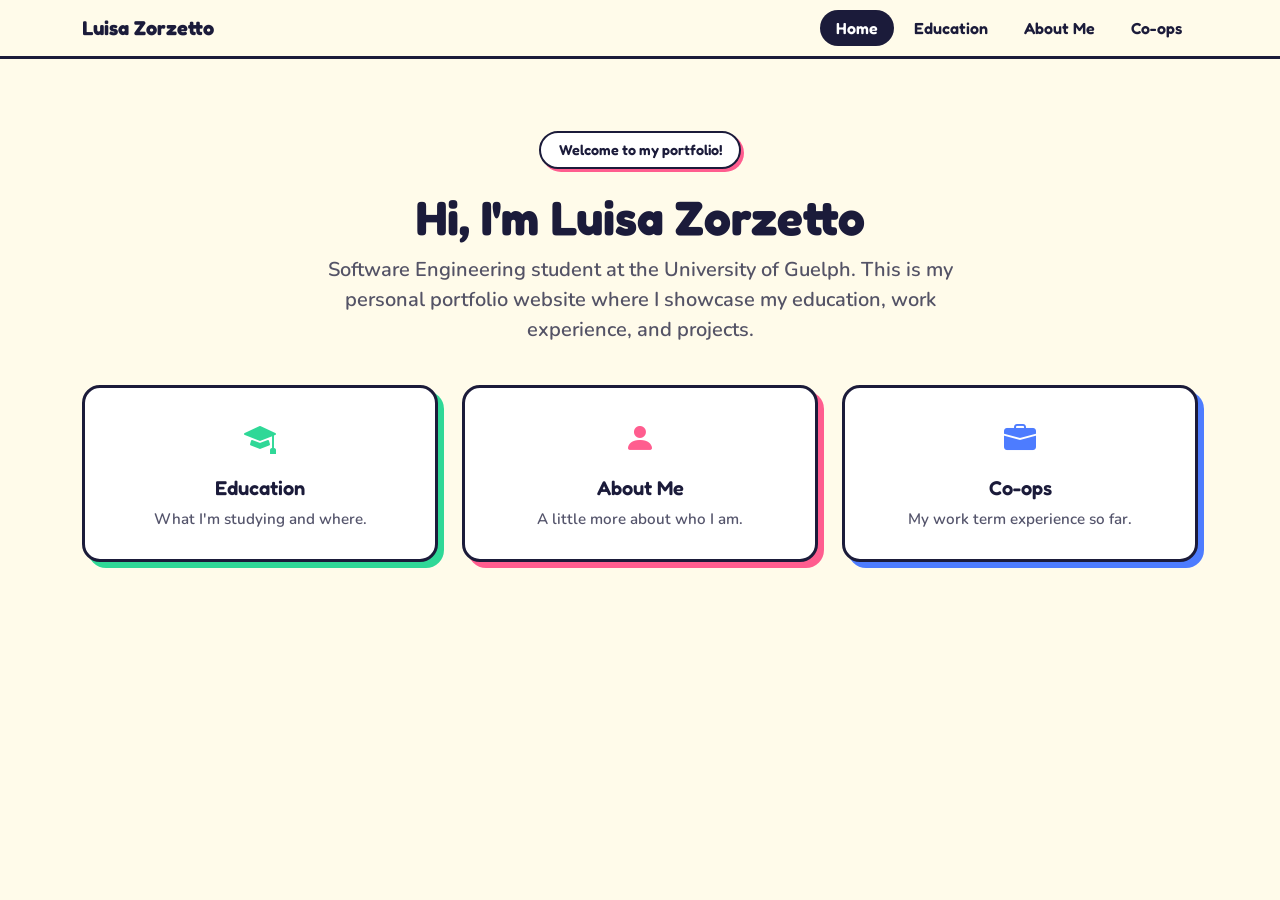
<file: index.html>
<!DOCTYPE html>
<html lang="en">

<head>
  <meta charset="UTF-8">
  <meta name="viewport" content="width=device-width, initial-scale=1.0">

  <title>Luisa Zorzetto</title>

  <link href="https://cdn.jsdelivr.net/npm/bootstrap@5.3.3/dist/css/bootstrap.min.css" rel="stylesheet">
  <link href="https://cdn.jsdelivr.net/npm/bootstrap-icons@1.11.3/font/bootstrap-icons.css" rel="stylesheet">
  <link href="style.css" rel="stylesheet">
</head>

<body>

  <!-- Navbar -->
  <nav class="navbar navbar-expand-lg navbar-dark">
    <div class="container">

      <a class="navbar-brand" href="index.html">
        Luisa Zorzetto
      </a>

      <div class="navbar-nav">
        <a class="nav-link active" href="index.html#home">Home</a>
        <a class="nav-link" href="education.html">Education</a>
        <a class="nav-link" href="about.html">About Me</a>
        <a class="nav-link" href="coop/coop.html">Co-ops</a>
      </div>

    </div>
  </nav>


  <!-- Hero Section -->
  <div class="container" id="home">

    <div class="py-5 mt-4 text-center">

      <span class="hero-badge">Welcome to my portfolio!</span>

      <h1 class="hero-heading">
        Hi, I'm Luisa Zorzetto
      </h1>

      <p class="hero-lead mx-auto">
        Software Engineering student at the University of Guelph. This is my personal portfolio website where I showcase my education, work experience, and projects.
      </p>

      <div class="row g-4 mt-3 justify-content-center">

        <div class="col-12 col-md-4">
          <a class="page-link-card link-mint" href="education.html">
            <i class="bi bi-mortarboard-fill page-link-icon"></i>
            <h5>Education</h5>
            <p>What I'm studying and where.</p>
          </a>
        </div>

        <div class="col-12 col-md-4">
          <a class="page-link-card link-pink" href="about.html">
            <i class="bi bi-person-fill page-link-icon"></i>
            <h5>About Me</h5>
            <p>A little more about who I am.</p>
          </a>
        </div>

        <div class="col-12 col-md-4">
          <a class="page-link-card link-blue" href="coop/coop.html">
            <i class="bi bi-briefcase-fill page-link-icon"></i>
            <h5>Co-ops</h5>
            <p>My work term experience so far.</p>
          </a>
        </div>

      </div>

    </div>

  </div>


  <!-- Bootstrap JavaScript -->
  <script src="https://cdn.jsdelivr.net/npm/bootstrap@5.3.3/dist/js/bootstrap.bundle.min.js"></script>

</body>

</html>
</file>
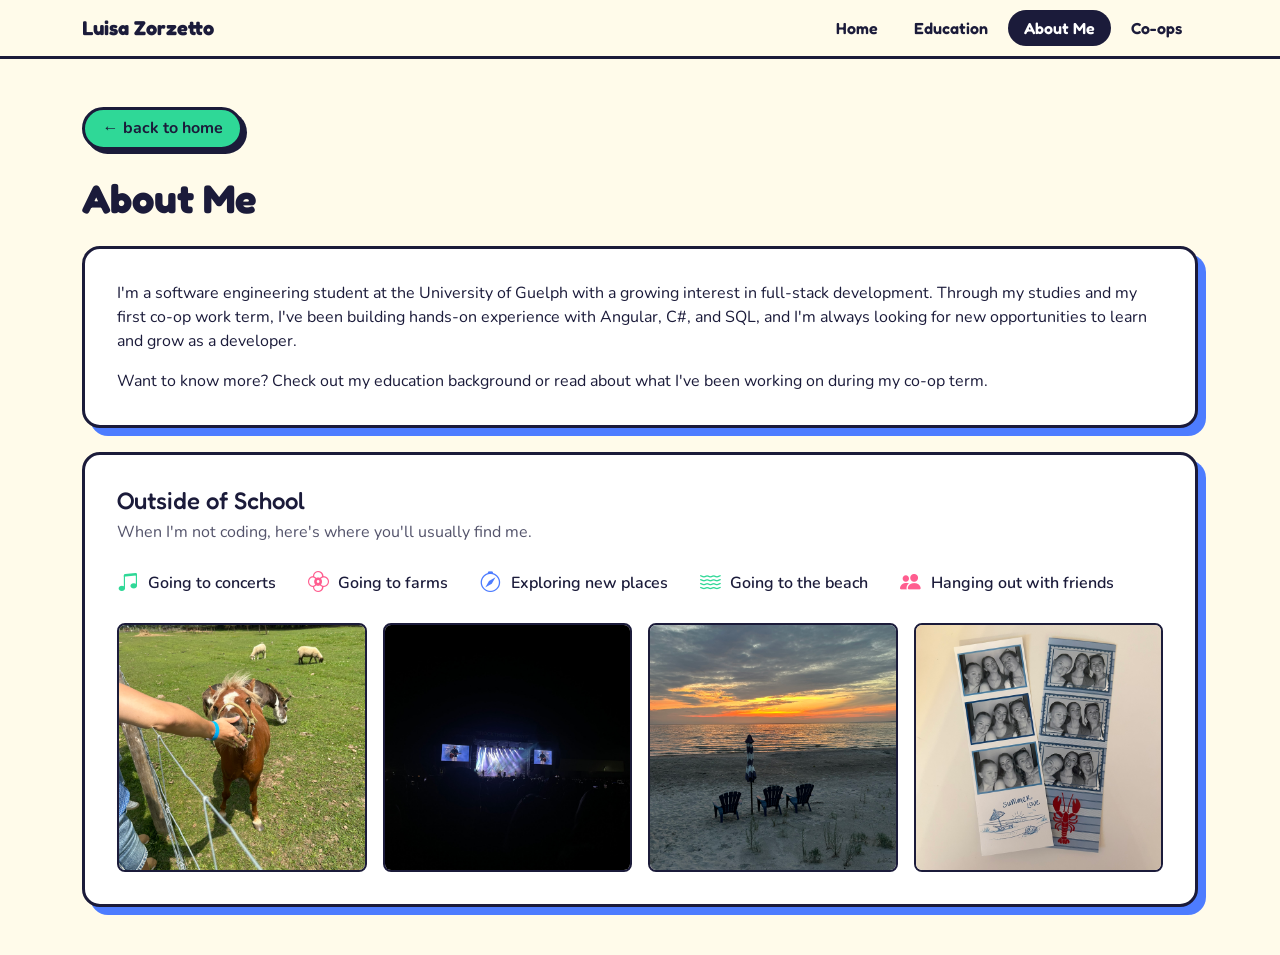
<file: about.html>
<!DOCTYPE html>
<html lang="en">

<head>
  <meta charset="UTF-8">
  <meta name="viewport" content="width=device-width, initial-scale=1.0">

  <title>About Me | Luisa Zorzetto</title>

  <link href="https://cdn.jsdelivr.net/npm/bootstrap@5.3.3/dist/css/bootstrap.min.css" rel="stylesheet">
  <link href="https://cdn.jsdelivr.net/npm/bootstrap-icons@1.11.3/font/bootstrap-icons.css" rel="stylesheet">
  <link href="style.css" rel="stylesheet">
</head>

<body>

  <!-- Navbar -->
  <nav class="navbar navbar-expand-lg navbar-dark">
    <div class="container">

      <a class="navbar-brand" href="index.html">
        Luisa Zorzetto
      </a>

      <div class="navbar-nav">
        <a class="nav-link" href="index.html#home">Home</a>
        <a class="nav-link" href="education.html">Education</a>
        <a class="nav-link active" href="about.html">About Me</a>
        <a class="nav-link" href="coop/coop.html">Co-ops</a>
      </div>

    </div>
  </nav>


  <!-- Main Content -->
  <div class="container py-5">

    <a class="back-link" href="index.html">
      &larr; back to home
    </a>

    <div class="mt-4">

      <h1 class="page-heading">
        About Me
      </h1>

      <div class="content-card mt-4">

        <p>
          I'm a software engineering student at the University of Guelph with a
          growing interest in full-stack development. Through my studies and my
          first co-op work term, I've been building hands-on experience with
          Angular, C#, and SQL, and I'm always looking for new opportunities to
          learn and grow as a developer.
        </p>

        <p class="mb-0">
          Want to know more? Check out my education background or read about
          what I've been working on during my co-op term.
        </p>

      </div>

      <div class="content-card mt-4">

        <h4 class="mb-1">Outside of School</h4>

        <p class="mb-4" style="opacity: 0.75;">
          When I'm not coding, here's where you'll usually find me.
        </p>

        <div class="hobbies-list">

          <div class="hobby-item">
            <i class="bi bi-music-note-beamed hobby-icon"></i>
            <span>Going to concerts</span>
          </div>

          <div class="hobby-item hobby-item--pink">
            <i class="bi bi-flower2 hobby-icon"></i>
            <span>Going to farms</span>
          </div>

          <div class="hobby-item hobby-item--blue">
            <i class="bi bi-compass hobby-icon"></i>
            <span>Exploring new places</span>
          </div>

          <div class="hobby-item">
            <i class="bi bi-water hobby-icon"></i>
            <span>Going to the beach</span>
          </div>

          <div class="hobby-item hobby-item--pink">
            <i class="bi bi-people-fill hobby-icon"></i>
            <span>Hanging out with friends</span>
          </div>

        </div>

        <div class="hobbies-photo-grid mt-4">

          <img src="images/feeding_pony.JPEG" alt="Feeding a pony at a farm" class="hobbies-photo">
          <img src="images/rock_the_runway.JPEG" alt="At Rock the Runway" class="hobbies-photo">
          <img src="images/beach_chairs.JPEG" alt="Beach chairs by the water" class="hobbies-photo">
          <img src="images/photobooth.JPEG" alt="Photobooth with friends" class="hobbies-photo">

        </div>

      </div>

    </div>

  </div>


  <!-- Bootstrap JavaScript -->
  <script src="https://cdn.jsdelivr.net/npm/bootstrap@5.3.3/dist/js/bootstrap.bundle.min.js"></script>

</body>

</html>
</file>
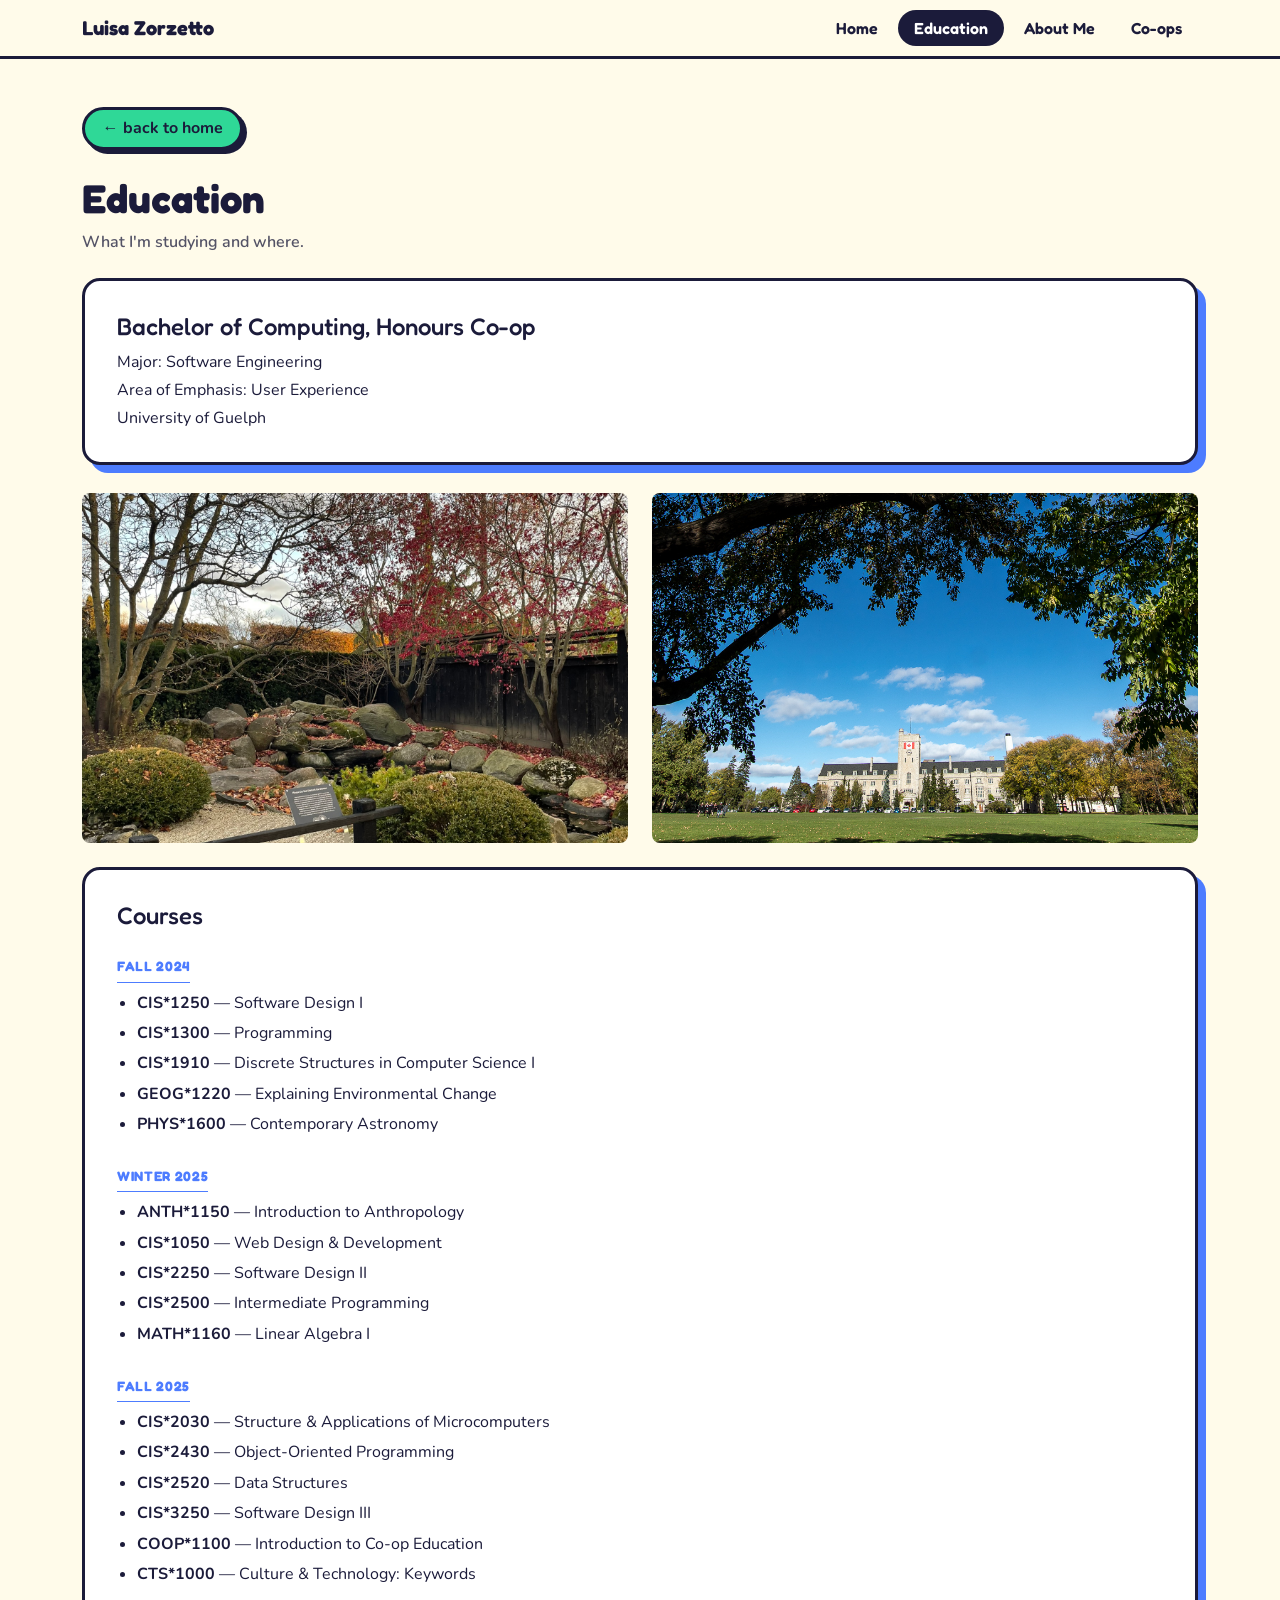
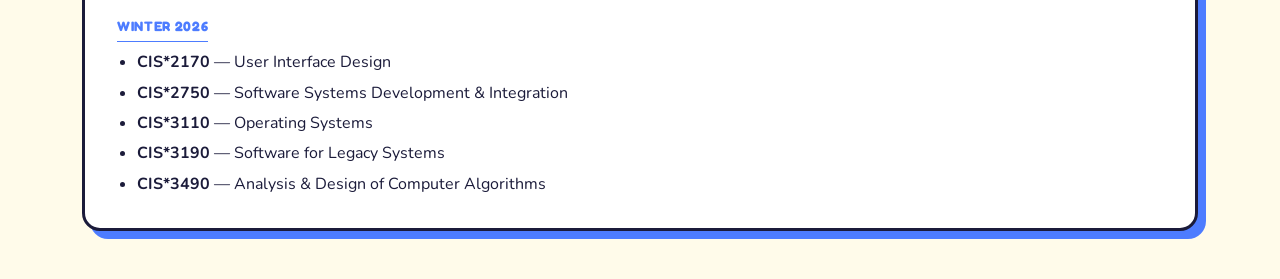
<file: education.html>
<!DOCTYPE html>
<html lang="en">

<head>
  <meta charset="UTF-8">
  <meta name="viewport" content="width=device-width, initial-scale=1.0">

  <title>Education | Luisa Zorzetto</title>

  <link href="https://cdn.jsdelivr.net/npm/bootstrap@5.3.3/dist/css/bootstrap.min.css" rel="stylesheet">
  <link href="https://cdn.jsdelivr.net/npm/bootstrap-icons@1.11.3/font/bootstrap-icons.css" rel="stylesheet">
  <link href="style.css" rel="stylesheet">
</head>

<body>

  <!-- Navbar -->
  <nav class="navbar navbar-expand-lg navbar-dark">
    <div class="container">

      <a class="navbar-brand" href="index.html">
        Luisa Zorzetto
      </a>

      <div class="navbar-nav">
        <a class="nav-link" href="index.html#home">Home</a>
        <a class="nav-link active" href="education.html">Education</a>
        <a class="nav-link" href="about.html">About Me</a>
        <a class="nav-link" href="coop/coop.html">Co-ops</a>
      </div>

    </div>
  </nav>


  <!-- Main Content -->
  <div class="container py-5">

    <a class="back-link" href="index.html">
      &larr; back to home
    </a>

    <div class="mt-4">

      <h1 class="page-heading">
        Education
      </h1>

      <p class="page-lead mb-4">
        What I'm studying and where.
      </p>

      <div class="content-card">

        <h4>Bachelor of Computing, Honours Co-op</h4>

        <p class="mb-1">
          Major: Software Engineering
        </p>

        <p class="mb-1">
          Area of Emphasis: User Experience
        </p>

        <p class="mb-0">
          University of Guelph
        </p>

      </div>

      <div class="row g-4 mt-1">

        <div class="col-md-6">
          <img
            src="images/uog_arboretum.JPEG"
            alt="University of Guelph Arboretum"
            class="img-fluid report-image">
        </div>

        <div class="col-md-6">
          <img
            src="images/uog_johnston.jpeg"
            alt="Johnston Hall, University of Guelph"
            class="img-fluid report-image">
        </div>

      </div>

      <div class="content-card mt-4">

        <h4 class="mb-4">Courses</h4>

        <div class="term-block">
          <p class="term-label">Fall 2024</p>
          <ul class="course-list">
            <li><strong>CIS*1250</strong> — Software Design I</li>
            <li><strong>CIS*1300</strong> — Programming</li>
            <li><strong>CIS*1910</strong> — Discrete Structures in Computer Science I</li>
            <li><strong>GEOG*1220</strong> — Explaining Environmental Change</li>
            <li><strong>PHYS*1600</strong> — Contemporary Astronomy</li>
          </ul>
        </div>

        <div class="term-block">
          <p class="term-label">Winter 2025</p>
          <ul class="course-list">
            <li><strong>ANTH*1150</strong> — Introduction to Anthropology</li>
            <li><strong>CIS*1050</strong> — Web Design &amp; Development</li>
            <li><strong>CIS*2250</strong> — Software Design II</li>
            <li><strong>CIS*2500</strong> — Intermediate Programming</li>
            <li><strong>MATH*1160</strong> — Linear Algebra I</li>
          </ul>
        </div>

        <div class="term-block">
          <p class="term-label">Fall 2025</p>
          <div class="row g-4">
            <div class="col-md-6">
              <ul class="course-list">
                <li><strong>CIS*2030</strong> — Structure &amp; Applications of Microcomputers</li>
                <li><strong>CIS*2430</strong> — Object-Oriented Programming</li>
                <li><strong>CIS*2520</strong> — Data Structures</li>
                <li><strong>CIS*3250</strong> — Software Design III</li>
                <li><strong>COOP*1100</strong> — Introduction to Co-op Education</li>
                <li><strong>CTS*1000</strong> — Culture &amp; Technology: Keywords</li>
              </ul>
            </div>
          </div>
        </div>

        <div class="term-block">
          <p class="term-label">Winter 2026</p>
          <ul class="course-list">
            <li><strong>CIS*2170</strong> — User Interface Design</li>
            <li><strong>CIS*2750</strong> — Software Systems Development &amp; Integration</li>
            <li><strong>CIS*3110</strong> — Operating Systems</li>
            <li><strong>CIS*3190</strong> — Software for Legacy Systems</li>
            <li><strong>CIS*3490</strong> — Analysis &amp; Design of Computer Algorithms</li>
          </ul>
        </div>

      </div>

    </div>

  </div>


  <!-- Bootstrap JavaScript -->
  <script src="https://cdn.jsdelivr.net/npm/bootstrap@5.3.3/dist/js/bootstrap.bundle.min.js"></script>

</body>

</html>
</file>
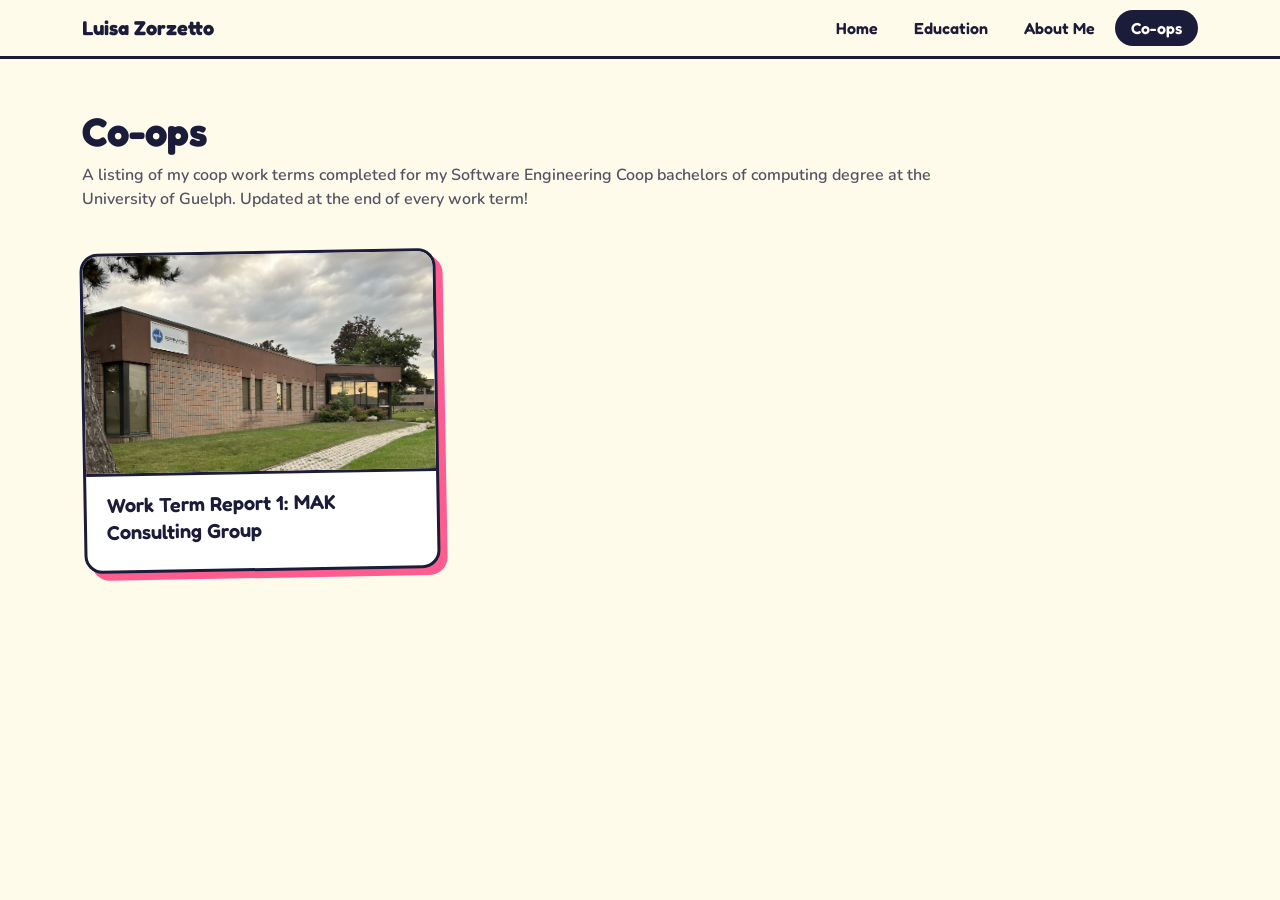
<file: Coop/coop.html>
<!DOCTYPE html>
<html lang="en">
<head>
  <meta charset="UTF-8">
  <meta name="viewport" content="width=device-width, initial-scale=1.0">
  <title>Co-ops | Luisa Zorzetto</title>
  <link href="https://cdn.jsdelivr.net/npm/bootstrap@5.3.3/dist/css/bootstrap.min.css" rel="stylesheet">
  <link href="../style.css" rel="stylesheet">
</head>
<body>
 
  <!-- Navbar -->
  <nav class="navbar navbar-expand-lg navbar-dark">
    <div class="container">
      <a class="navbar-brand" href="../index.html">Luisa Zorzetto</a>
      <div class="navbar-nav">
        <a class="nav-link" href="../index.html#home">Home</a>
        <a class="nav-link" href="../index.html#education">Education</a>
        <a class="nav-link" href="../index.html#about">About Me</a>
        <a class="nav-link active" href="coop.html">Co-ops</a>
      </div>
    </div>
  </nav>
 
  <!-- Page heading -->
  <div class="container py-5">
    <h1 class="page-heading">Co-ops</h1>
    <p class="page-lead">
      A listing of my coop work terms completed for my Software Engineering Coop bachelors of computing degree at the University of Guelph.
      Updated at the end of every work term!
    </p>
 
    <!-- Card grid -->
    <div class="row g-4 mt-2">
 
      <div class="col-12 col-md-6 col-lg-4">
        <a class="coop-card" href="work-term-1.html">
          <img src="../images/mak_building.jpeg" alt="Work Term 1 building">
          <div class="coop-card-body">
            <h5>Work Term Report 1: MAK Consulting Group</h5>
          </div>
        </a>
      </div> 
    </div>
  </div>
 
  <script src="https://cdn.jsdelivr.net/npm/bootstrap@5.3.3/dist/js/bootstrap.bundle.min.js"></script>
</body>
</html>
</file>
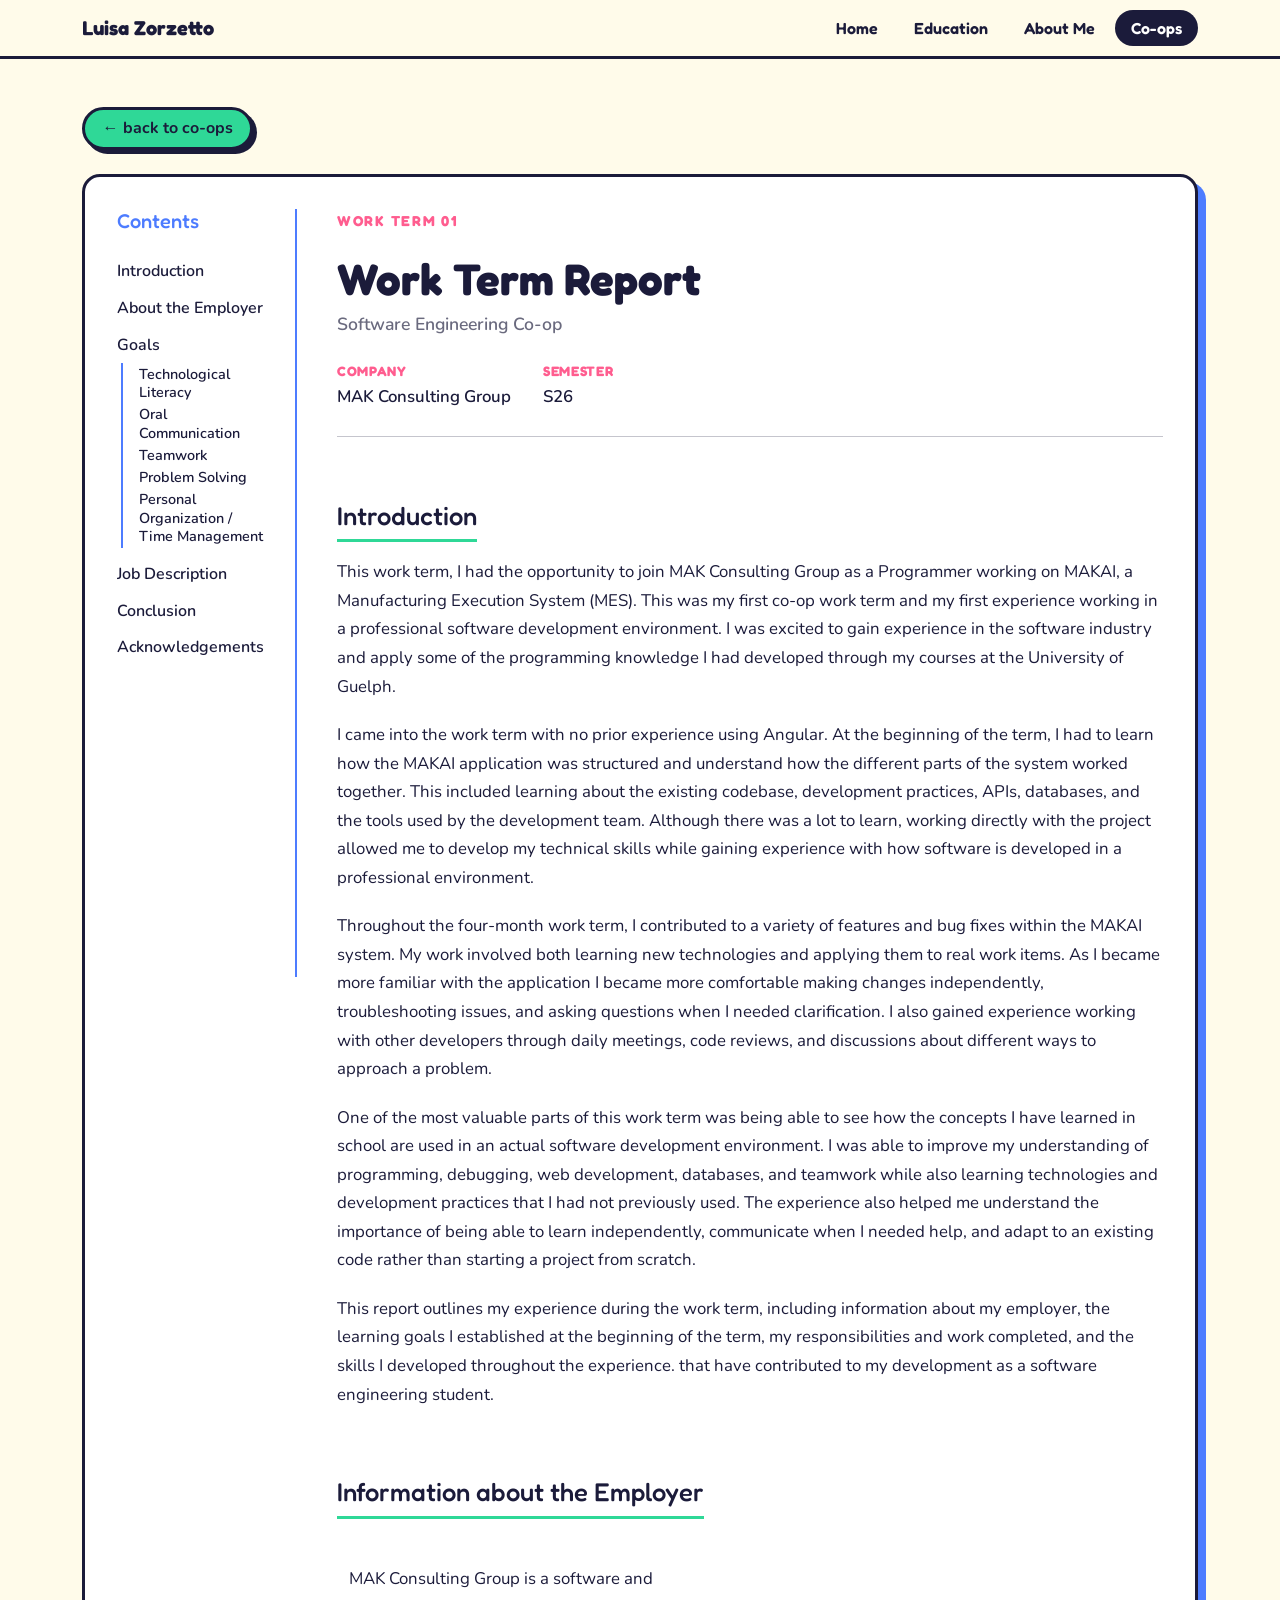
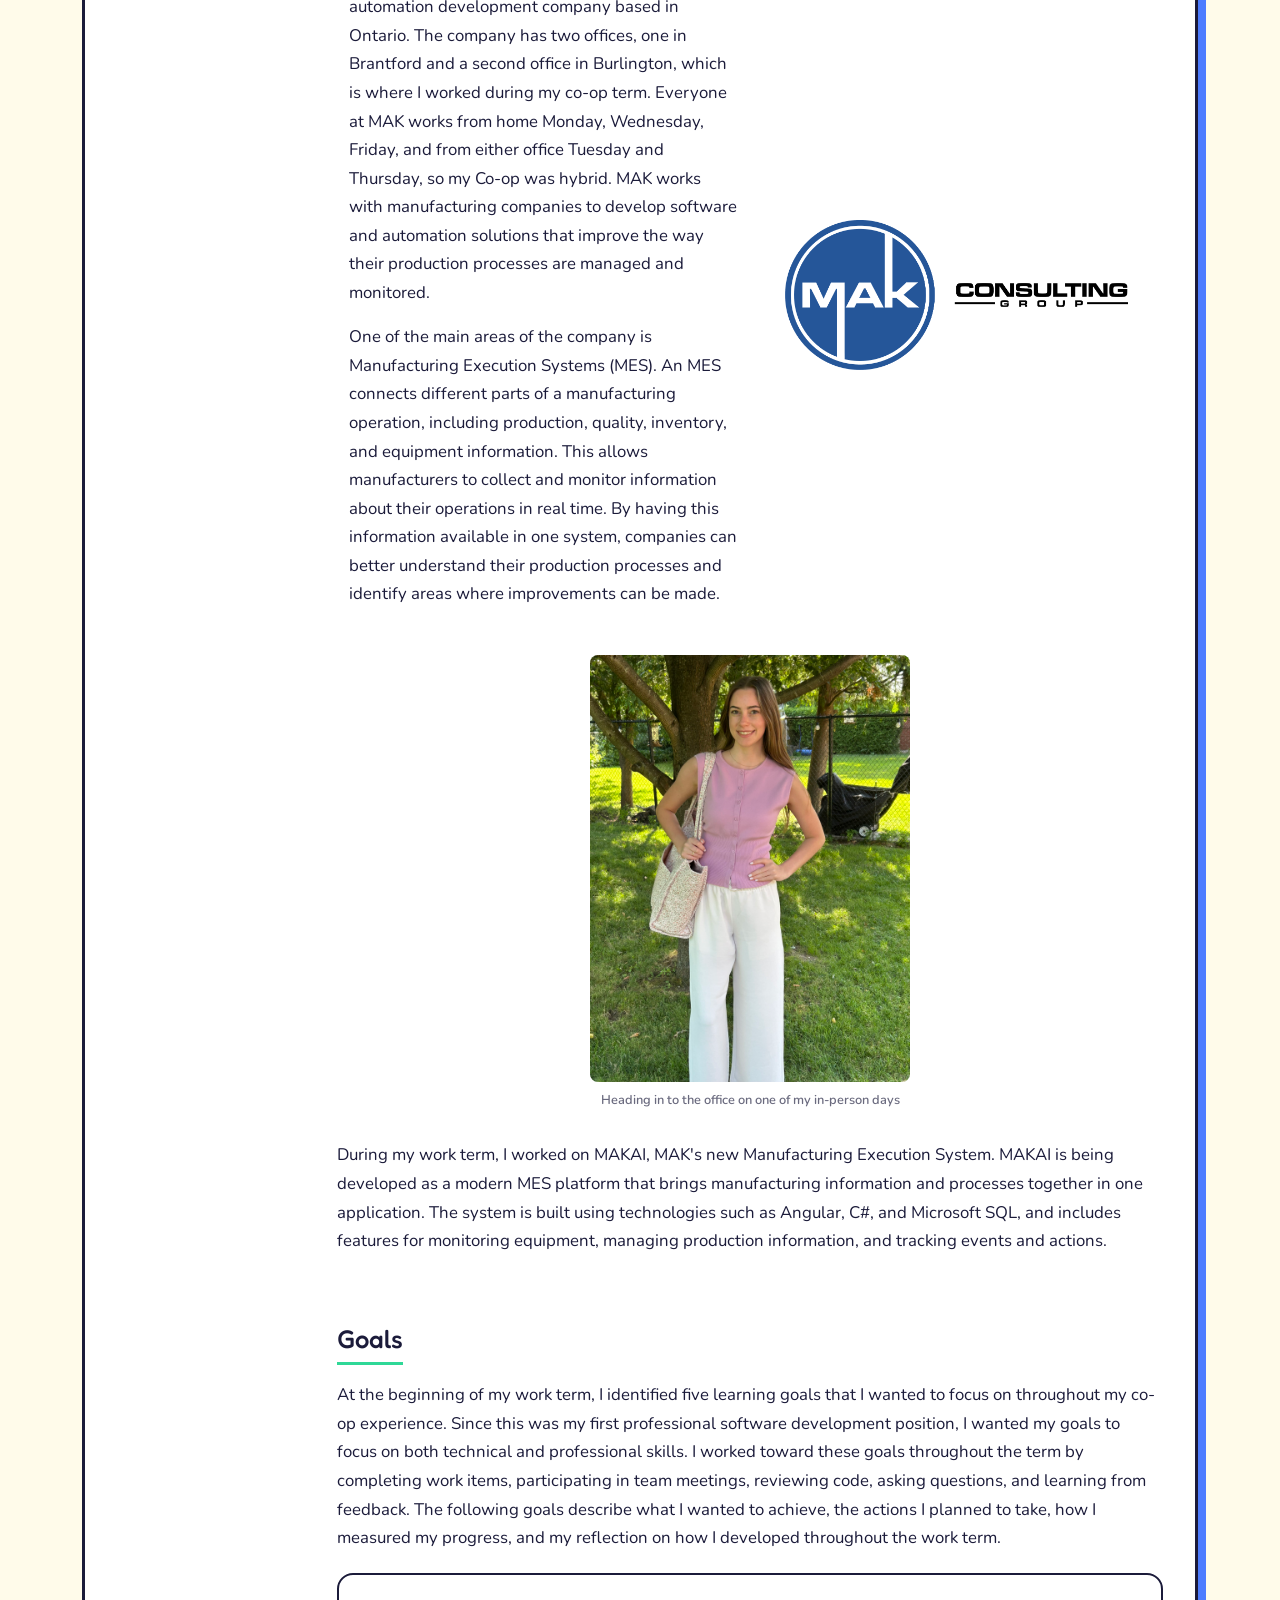
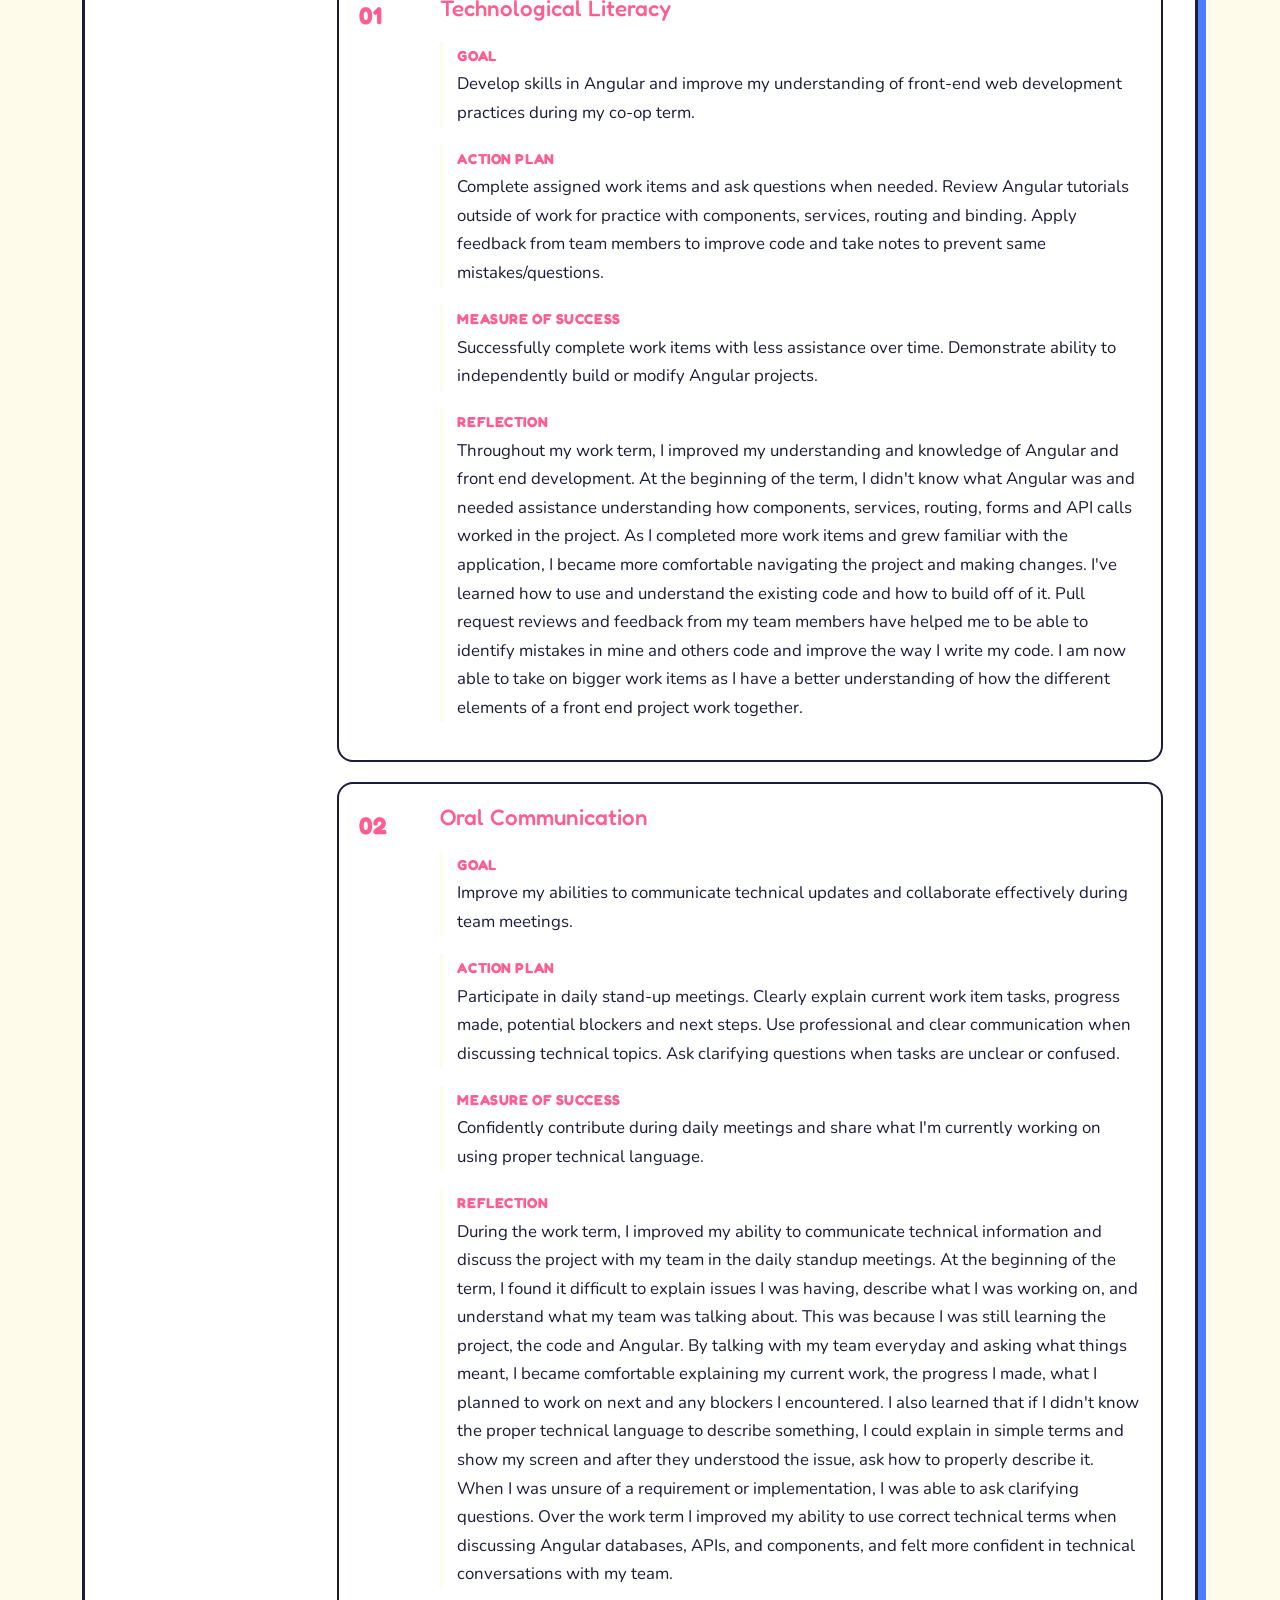
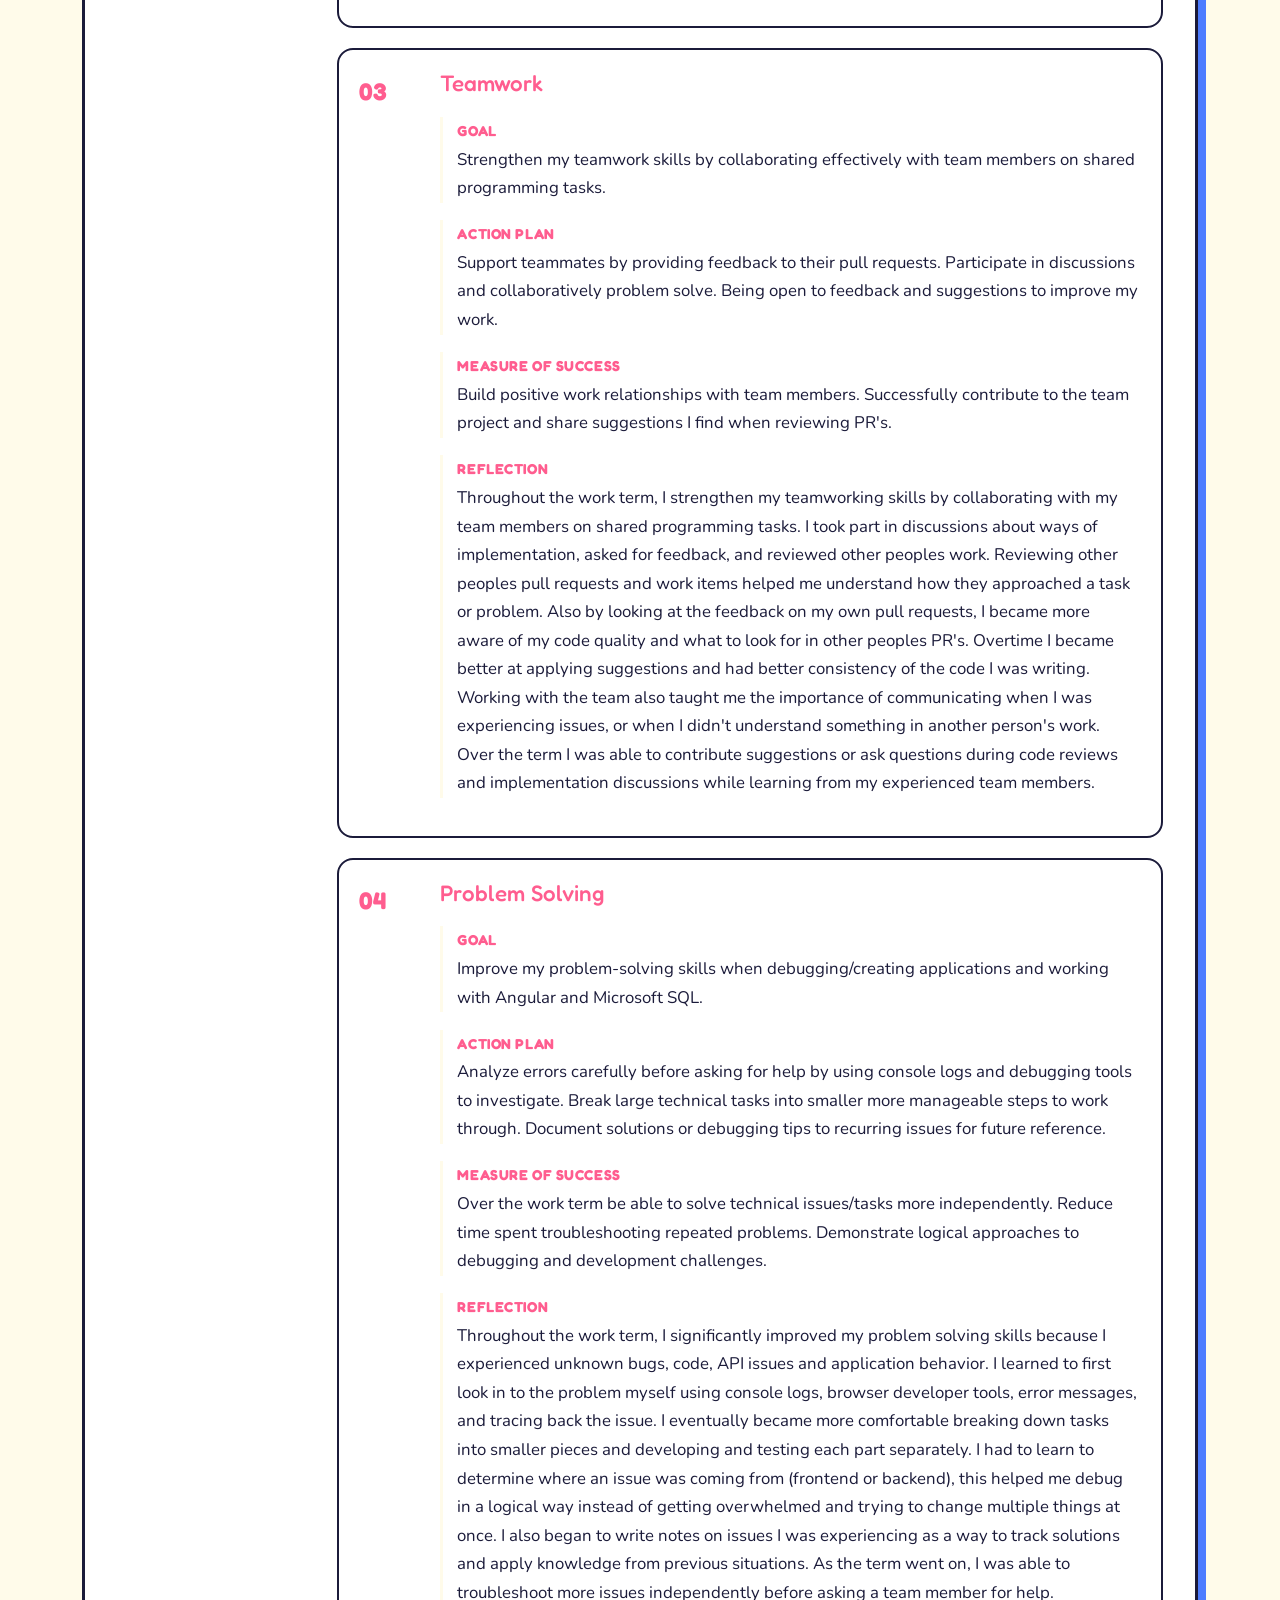
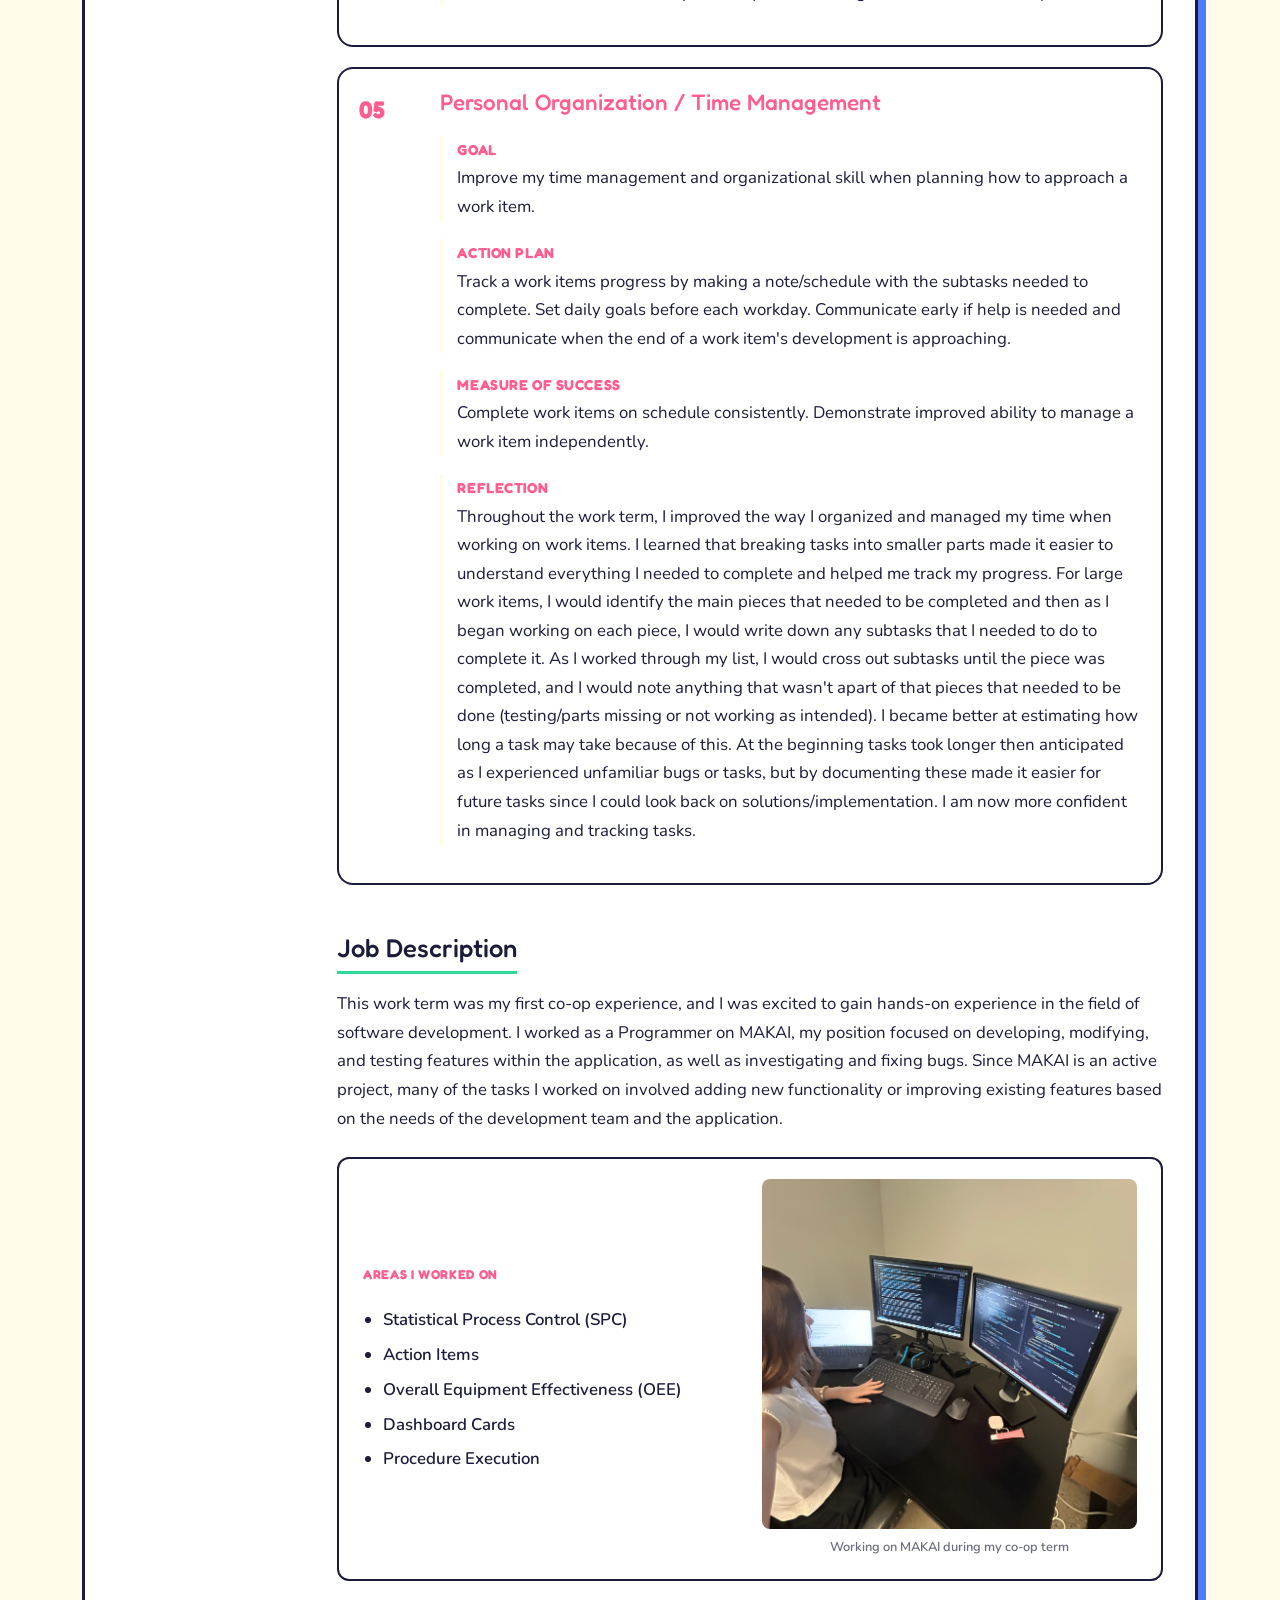
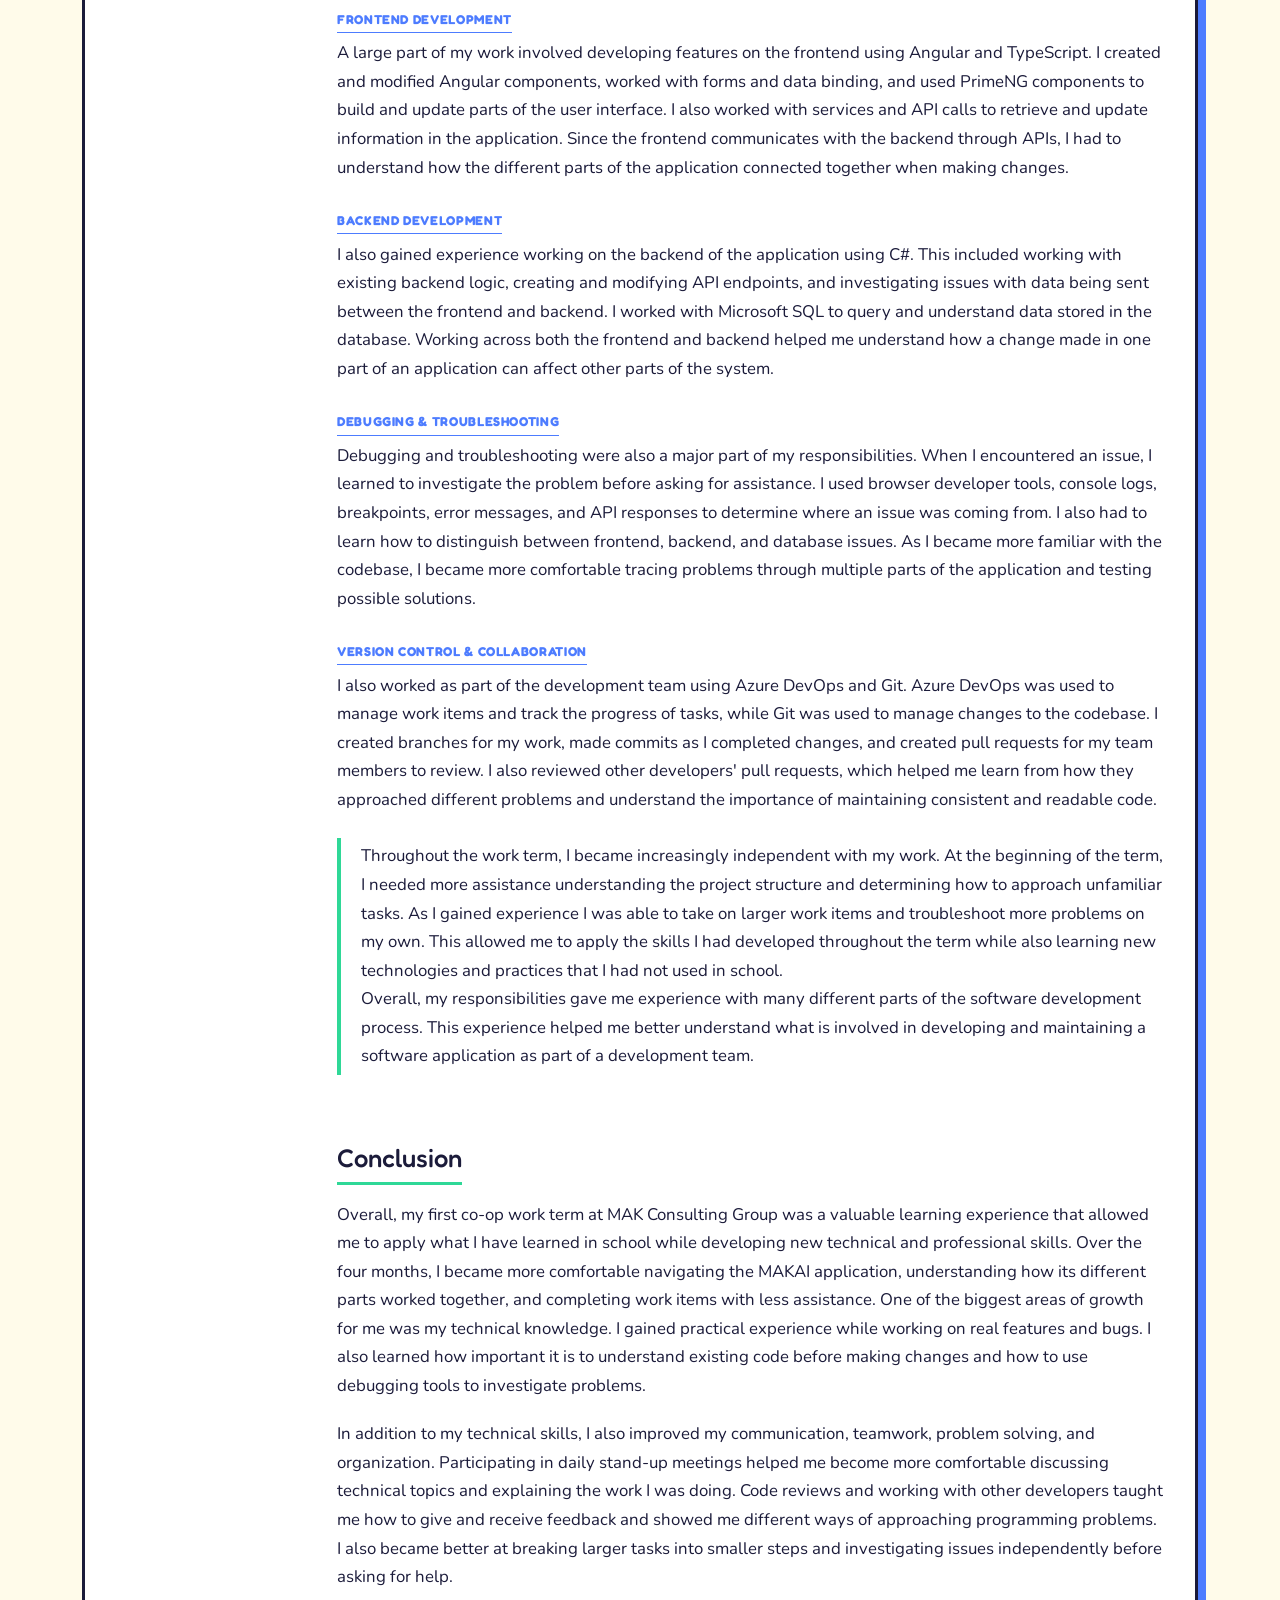
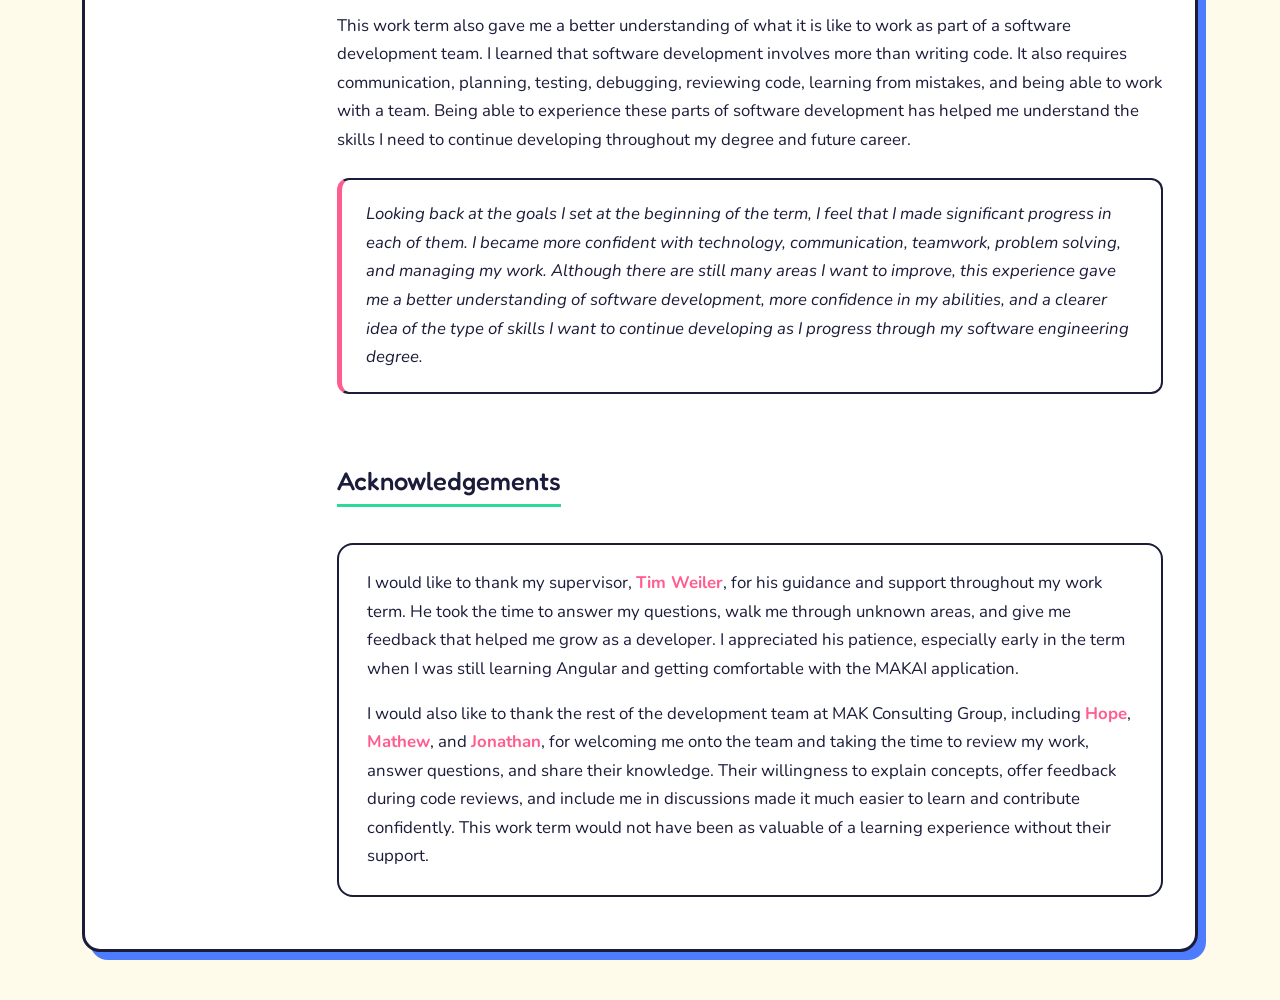
<file: coop/work-term-1.html>
<!DOCTYPE html>
<html lang="en">

<head>
  <meta charset="UTF-8">
  <meta name="viewport" content="width=device-width, initial-scale=1.0">

  <title>Work Term 1 | Luisa Zorzetto</title>

  <link href="https://cdn.jsdelivr.net/npm/bootstrap@5.3.3/dist/css/bootstrap.min.css" rel="stylesheet">
  <link href="../style.css" rel="stylesheet">
</head>

<body>

  <!-- Navbar -->
  <nav class="navbar navbar-expand-lg navbar-dark">
    <div class="container">

      <a class="navbar-brand" href="../index.html">
        Luisa Zorzetto
      </a>

      <div class="navbar-nav">
        <a class="nav-link" href="../index.html#home">Home</a>
        <a class="nav-link" href="../education.html">Education</a>
        <a class="nav-link" href="../about.html">About Me</a>
        <a class="nav-link active" href="coop.html">Co-ops</a>
      </div>

    </div>
  </nav>


  <!-- Main Content -->
  <div class="container py-5">

    <a class="back-link" href="coop.html">
      &larr; back to co-ops
    </a>

    <div class="content-card mt-4">

      <div class="report-layout">

        <!-- Table of Contents -->
        <aside class="table-of-contents">

          <h5>Contents</h5>

          <div class="contents-links">

            <a href="#introduction">Introduction</a>

            <a href="#employer">About the Employer</a>

            <a href="#goals">Goals</a>

            <div class="contents-subitems">
              <a href="#goal-1">Technological Literacy</a>
              <a href="#goal-2">Oral Communication</a>
              <a href="#goal-3">Teamwork</a>
              <a href="#goal-4">Problem Solving</a>
              <a href="#goal-5">Personal Organization / Time Management</a>
            </div>

            <a href="#job-description">Job Description</a>
            <a href="#conclusion">Conclusion</a>
            <a href="#acknowledgements">Acknowledgements</a>

          </div>

        </aside>


        <!-- Report Content -->
        <main class="report-content">

          <!-- Report Header -->
          <div class="report-header">

            <p class="report-label">
              WORK TERM 01
            </p>

            <h1>
              Work Term Report
            </h1>

            <p class="report-intro">
              Software Engineering Co-op
            </p>

            <div class="report-meta">

              <div>
                <span class="meta-label">Company</span>
                <span>MAK Consulting Group</span>
              </div>

              <div>
                <span class="meta-label">Semester</span>
                <span>S26</span>
              </div>

            </div>

          </div>

          <hr>


          <!-- Introduction -->
          <h5 id="introduction">Introduction</h5>

          <p>
            This work term, I had the opportunity to join MAK Consulting Group
            as a Programmer working on MAKAI, a Manufacturing Execution System
            (MES). This was my first co-op work term and my
            first experience working in a professional software development
            environment. I was excited to gain experience in the software
            industry and apply some of the programming knowledge I had
            developed through my courses at the University of Guelph.
          </p>

          <p>
            I came into the work term with no prior experience using Angular. At
            the beginning of the term, I had to learn how the MAKAI application
            was structured and understand how the different parts of the system
            worked together. This included learning about the existing
            codebase, development practices, APIs, databases, and the tools
            used by the development team. Although there was a lot to learn,
            working directly with the project allowed me to develop my
            technical skills while gaining experience with how software is
            developed in a professional environment.
          </p>

          <p>
            Throughout the four-month work term, I contributed to a variety of
            features and bug fixes within the MAKAI system. My work involved
            both learning new technologies and applying them to real work
            items. As I became more familiar with the application I became more comfortable making changes independently,
            troubleshooting issues, and asking questions when I needed
            clarification. I also gained experience working with other
            developers through daily meetings, code reviews, and discussions
            about different ways to approach a problem.
          </p>

          <p>
            One of the most valuable parts of this work term was being able to
            see how the concepts I have learned in school are used in an actual
            software development environment. I was able to improve my
            understanding of programming, debugging, web development,
            databases, and teamwork while also learning technologies and
            development practices that I had not previously used. The
            experience also helped me understand the importance of being able
            to learn independently, communicate when I needed help, and adapt
            to an existing code rather than starting a project from
            scratch.
          </p>

          <p>
            This report outlines my experience during the work term, including
            information about my employer, the learning goals I established at
            the beginning of the term, my responsibilities and work completed,
            and the skills I developed throughout the experience. that have
            contributed to my development as a software engineering student.
          </p>


          <!-- Employer -->
          <h5 id="employer">Information about the Employer</h5>

          <div class="employer-section">

            <!-- Paragraph 1 + Building -->
            <div class="row align-items-center employer-row">

              <div class="col-md-6">

                <p>
                  MAK Consulting Group is a software and automation development
                  company based in Ontario. The company has two offices, one in
                  Brantford and a second office in Burlington, which is where I
                  worked during my co-op term. Everyone at MAK works from home Monday, Wednesday,
                  Friday, and from either office Tuesday and Thursday, so my Co-op
                  was hybrid. MAK works with manufacturing
                  companies to develop software and automation solutions that
                  improve the way their production processes are managed and
                  monitored. 
                </p>

                <p>
                  One of the main areas of the company is Manufacturing
                  Execution Systems (MES). An MES connects different parts of a
                  manufacturing operation, including production, quality,
                  inventory, and equipment information. This allows
                  manufacturers to collect and monitor information about their
                  operations in real time. By having this information available
                  in one system, companies can better understand their
                  production processes and identify areas where improvements
                  can be made.
                </p>

              </div>

              <div class="col-md-6">

                <img
                  src="../images/mak_logo.png"
                  alt="MAK Consulting Group logo"
                  class="img-fluid report-image logo-image">

              </div>

            </div>


            <!-- Commute photo -->
            <div class="row employer-row">

              <div class="col-md-5 mx-auto">

                <img
                  src="../images/July_23_2026.JPEG"
                  alt="Heading in to the MAK Consulting Group office"
                  class="img-fluid report-image portrait-photo">

                <p class="course-example-caption mb-0 text-center">
                  Heading in to the office on one of my in-person days
                </p>

              </div>

            </div>


            <!--Paragraph 2 -->
            <div>
                <p>
                  During my work term, I worked on MAKAI, MAK's new
                  Manufacturing Execution System. MAKAI is being developed as a
                  modern MES platform that brings manufacturing information and
                  processes together in one application. The system is built
                  using technologies such as Angular, C#, and Microsoft SQL,
                  and includes features for monitoring equipment, managing
                  production information, and tracking events and actions.
                </p>

            </div>

          </div>


          <!-- Goals -->
          <section id="goals">

            <h5>Goals</h5>

            <p>
              At the beginning of my work term, I identified five learning
              goals that I wanted to focus on throughout my co-op experience.
              Since this was my first professional software development
              position, I wanted my goals to focus on both technical and
              professional skills. I worked toward these goals throughout the term by completing
              work items, participating in team meetings, reviewing code,
              asking questions, and learning from feedback. The following goals
              describe what I wanted to achieve, the actions I planned to take,
              how I measured my progress, and my reflection on how I developed
              throughout the work term.
            </p>


            <div class="goals-list">

              <!-- Goal 1 -->
              <div class="goal-card" id="goal-1">

                <div class="goal-number">
                  01
                </div>

                <div class="goal-content">

                  <h4>Technological Literacy</h4>

                  <div class="goal-section">
                    <h6>Goal</h6>

                    <p>
                      Develop skills in Angular and improve my understanding of
                      front-end web development practices during my co-op term.
                    </p>
                  </div>

                  <div class="goal-section">
                    <h6>Action Plan</h6>

                    <p>
                      Complete assigned work items and ask questions when
                      needed. Review Angular tutorials outside of work for
                      practice with components, services, routing and binding.
                      Apply feedback from team members to improve code and take
                      notes to prevent same mistakes/questions.
                    </p>
                  </div>

                  <div class="goal-section">
                    <h6>Measure of Success</h6>

                    <p>
                      Successfully complete work items with less assistance over
                      time. Demonstrate ability to independently build or modify
                      Angular projects.
                    </p>
                  </div>

                  <div class="goal-section">
                    <h6>Reflection</h6>

                    <p>
                      Throughout my work term, I improved my understanding and
                      knowledge of Angular and front end development. At the
                      beginning of the term, I didn't know what Angular was and
                      needed assistance understanding how components, services,
                      routing, forms and API calls worked in the project. As I
                      completed more work items and grew familiar with the
                      application, I became more comfortable navigating the
                      project and making changes. I've learned how to use and
                      understand the existing code and how to build off of it.
                      Pull request reviews and feedback from my team members
                      have helped me to be able to identify mistakes in mine and
                      others code and improve the way I write my code. I am now
                      able to take on bigger work items as I have a better
                      understanding of how the different elements of a front
                      end project work together.
                    </p>
                  </div>

                </div>

              </div>


              <!-- Goal 2 -->
              <div class="goal-card" id="goal-2">

                <div class="goal-number">
                  02
                </div>

                <div class="goal-content">

                  <h4>Oral Communication</h4>

                  <div class="goal-section">
                    <h6>Goal</h6>

                    <p>
                      Improve my abilities to communicate technical updates and
                      collaborate effectively during team meetings.
                    </p>
                  </div>

                  <div class="goal-section">
                    <h6>Action Plan</h6>

                    <p>
                      Participate in daily stand-up meetings. Clearly explain
                      current work item tasks, progress made, potential blockers
                      and next steps. Use professional and clear communication
                      when discussing technical topics. Ask clarifying
                      questions when tasks are unclear or confused.
                    </p>
                  </div>

                  <div class="goal-section">
                    <h6>Measure of Success</h6>

                    <p>
                      Confidently contribute during daily meetings and share
                      what I'm currently working on using proper technical
                      language.
                    </p>
                  </div>

                  <div class="goal-section">
                    <h6>Reflection</h6>

                    <p>
                      During the work term, I improved my ability to communicate
                      technical information and discuss the project with my
                      team in the daily standup meetings. At the beginning of
                      the term, I found it difficult to explain issues I was
                      having, describe what I was working on, and understand
                      what my team was talking about. This was because I was
                      still learning the project, the code and Angular. By
                      talking with my team everyday and asking what things
                      meant, I became comfortable explaining my current work,
                      the progress I made, what I planned to work on next and
                      any blockers I encountered. I also learned that if I
                      didn't know the proper technical language to describe
                      something, I could explain in simple terms and show my
                      screen and after they understood the issue, ask how to
                      properly describe it. When I was unsure of a requirement
                      or implementation, I was able to ask clarifying
                      questions. Over the work term I improved my ability to
                      use correct technical terms when discussing Angular
                      databases, APIs, and components, and felt more confident
                      in technical conversations with my team.
                    </p>
                  </div>

                </div>

              </div>


              <!-- Goal 3 -->
              <div class="goal-card" id="goal-3">

                <div class="goal-number">
                  03
                </div>

                <div class="goal-content">

                  <h4>Teamwork</h4>

                  <div class="goal-section">
                    <h6>Goal</h6>

                    <p>
                      Strengthen my teamwork skills by collaborating
                      effectively with team members on shared programming
                      tasks.
                    </p>
                  </div>

                  <div class="goal-section">
                    <h6>Action Plan</h6>

                    <p>
                      Support teammates by providing feedback to their pull
                      requests. Participate in discussions and collaboratively
                      problem solve. Being open to feedback and suggestions to
                      improve my work.
                    </p>
                  </div>

                  <div class="goal-section">
                    <h6>Measure of Success</h6>

                    <p>
                      Build positive work relationships with team members.
                      Successfully contribute to the team project and share
                      suggestions I find when reviewing PR's.
                    </p>
                  </div>

                  <div class="goal-section">
                    <h6>Reflection</h6>

                    <p>
                      Throughout the work term, I strengthen my teamworking
                      skills by collaborating with my team members on shared
                      programming tasks. I took part in discussions about ways
                      of implementation, asked for feedback, and reviewed other
                      peoples work. Reviewing other peoples pull requests and
                      work items helped me understand how they approached a task
                      or problem. Also by looking at the feedback on my own pull
                      requests, I became more aware of my code quality and what
                      to look for in other peoples PR's. Overtime I became
                      better at applying suggestions and had better consistency
                      of the code I was writing. Working with the team also
                      taught me the importance of communicating when I was
                      experiencing issues, or when I didn't understand
                      something in another person's work. Over the term I was
                      able to contribute suggestions or ask questions during
                      code reviews and implementation discussions while learning
                      from my experienced team members.
                    </p>
                  </div>

                </div>

              </div>


              <!-- Goal 4 -->
              <div class="goal-card" id="goal-4">

                <div class="goal-number">
                  04
                </div>

                <div class="goal-content">

                  <h4>Problem Solving</h4>

                  <div class="goal-section">
                    <h6>Goal</h6>

                    <p>
                      Improve my problem-solving skills when
                      debugging/creating applications and working with Angular
                      and Microsoft SQL.
                    </p>
                  </div>

                  <div class="goal-section">
                    <h6>Action Plan</h6>

                    <p>
                      Analyze errors carefully before asking for help by using
                      console logs and debugging tools to investigate. Break
                      large technical tasks into smaller more manageable steps
                      to work through. Document solutions or debugging tips to
                      recurring issues for future reference.
                    </p>
                  </div>

                  <div class="goal-section">
                    <h6>Measure of Success</h6>

                    <p>
                      Over the work term be able to solve technical issues/tasks
                      more independently. Reduce time spent troubleshooting
                      repeated problems. Demonstrate logical approaches to
                      debugging and development challenges.
                    </p>
                  </div>

                  <div class="goal-section">
                    <h6>Reflection</h6>

                    <p>
                      Throughout the work term, I significantly improved my
                      problem solving skills because I experienced unknown bugs,
                      code, API issues and application behavior. I learned to
                      first look in to the problem myself using console logs,
                      browser developer tools, error messages, and tracing back
                      the issue. I eventually became more comfortable breaking
                      down tasks into smaller pieces and developing and testing
                      each part separately. I had to learn to determine where an
                      issue was coming from (frontend or backend), this helped me
                      debug in a logical way instead of getting overwhelmed and
                      trying to change multiple things at once. I also began to
                      write notes on issues I was experiencing as a way to track
                      solutions and apply knowledge from previous situations. As
                      the term went on, I was able to troubleshoot more issues
                      independently before asking a team member for help.
                    </p>
                  </div>

                </div>

              </div>


              <!-- Goal 5 -->
              <div class="goal-card" id="goal-5">

                <div class="goal-number">
                  05
                </div>

                <div class="goal-content">

                  <h4>Personal Organization / Time Management</h4>

                  <div class="goal-section">
                    <h6>Goal</h6>

                    <p>
                      Improve my time management and organizational skill when
                      planning how to approach a work item.
                    </p>
                  </div>

                  <div class="goal-section">
                    <h6>Action Plan</h6>

                    <p>
                      Track a work items progress by making a note/schedule with
                      the subtasks needed to complete. Set daily goals before
                      each workday. Communicate early if help is needed and
                      communicate when the end of a work item's development is
                      approaching.
                    </p>
                  </div>

                  <div class="goal-section">
                    <h6>Measure of Success</h6>

                    <p>
                      Complete work items on schedule consistently. Demonstrate
                      improved ability to manage a work item independently.
                    </p>
                  </div>

                  <div class="goal-section">
                    <h6>Reflection</h6>

                    <p>
                      Throughout the work term, I improved the way I organized
                      and managed my time when working on work items. I learned
                      that breaking tasks into smaller parts made it easier to
                      understand everything I needed to complete and helped me
                      track my progress. For large work items, I would identify
                      the main pieces that needed to be completed and then as I
                      began working on each piece, I would write down any
                      subtasks that I needed to do to complete it. As I worked
                      through my list, I would cross out subtasks until the
                      piece was completed, and I would note anything that wasn't
                      apart of that pieces that needed to be done
                      (testing/parts missing or not working as intended). I
                      became better at estimating how long a task may take
                      because of this. At the beginning tasks took longer then
                      anticipated as I experienced unfamiliar bugs or tasks,
                      but by documenting these made it easier for future tasks
                      since I could look back on solutions/implementation. I am
                      now more confident in managing and tracking tasks.
                    </p>
                  </div>

                </div>

              </div>

            </div>

          </section>

          <!-- Job Description -->
          <h5 id="job-description">Job Description</h5>

            <p>
              This work term was my first co-op experience, and I was excited to
              gain hands-on experience in the field of software development. I
              worked as a Programmer on MAKAI, my position focused on developing,
              modifying, and testing features within the application, as well as
              investigating and fixing bugs. Since MAKAI is an active project,
              many of the tasks I worked on involved adding new functionality or
              improving existing features based on the needs of the development
              team and the application.
            </p>

          <div class="focus-areas">
            <div class="row align-items-center g-4">
 
              <div class="col-md-6">
                <p class="focus-areas-label">Areas I worked on</p>
                <ul>
                  <li>Statistical Process Control (SPC)</li>
                  <li>Action Items</li>
                  <li>Overall Equipment Effectiveness (OEE)</li>
                  <li>Dashboard Cards</li>
                  <li>Procedure Execution</li>
                </ul>
              </div>
 
              <div class="col-md-6">
                <img
                  src="../images/mak_coop_S26.JPEG"
                  alt="Working at MAK Consulting Group"
                  class="img-fluid report-image">
                <p class="course-example-caption mb-0 text-center">
                  Working on MAKAI during my co-op term
                </p>
              </div>
 
            </div>
          </div>

          <div class="job-subsection">
            <h6 class="job-subsection-label">Frontend Development</h6>
            <p>
              A large part of my work involved developing features on the
              frontend using Angular and TypeScript. I created and modified
              Angular components, worked with forms and data binding, and used
              PrimeNG components to build and update parts of the user interface.
              I also worked with services and API calls to retrieve and update
              information in the application. Since the frontend communicates
              with the backend through APIs, I had to understand how the
              different parts of the application connected together when making
              changes.
            </p>
          </div>

          <div class="job-subsection">
            <h6 class="job-subsection-label">Backend Development</h6>
            <p>
              I also gained experience working on the backend of the application
              using C#. This included working with existing backend logic,
              creating and modifying API endpoints, and investigating issues with
              data being sent between the frontend and backend. I worked with
              Microsoft SQL to query and understand data stored in the database.
              Working across both the frontend and backend helped me understand
              how a change made in one part of an application can affect other
              parts of the system.
            </p>
          </div>

          <div class="job-subsection">
            <h6 class="job-subsection-label">Debugging &amp; Troubleshooting</h6>
            <p>
              Debugging and troubleshooting were also a major part of my
              responsibilities. When I encountered an issue, I learned to
              investigate the problem before asking for assistance. I used browser
              developer tools, console logs, breakpoints, error messages, and API
              responses to determine where an issue was coming from. I also had
              to learn how to distinguish between frontend, backend, and database
              issues. As I became more familiar with the codebase, I became more
              comfortable tracing problems through multiple parts of the
              application and testing possible solutions.
            </p>
          </div>

          <div class="job-subsection">
            <h6 class="job-subsection-label">Version Control &amp; Collaboration</h6>
            <p>
              I also worked as part of the development team using Azure DevOps and
              Git. Azure DevOps was used to manage work items and track the
              progress of tasks, while Git was used to manage changes to the
              codebase. I created branches for my work, made commits as I
              completed changes, and created pull requests for my team members to
              review. I also reviewed other developers' pull requests, which
              helped me learn from how they approached different problems and
              understand the importance of maintaining consistent and readable
              code.
            </p>
          </div>

          <div class="role-summary">
            <p>
              Throughout the work term, I became increasingly independent with my
              work. At the beginning of the term, I needed more assistance
              understanding the project structure and determining how to approach
              unfamiliar tasks. As I gained experience I was able to take on larger work items
              and troubleshoot more problems on my own. This allowed me to apply
              the skills I had developed throughout the term while also learning
              new technologies and practices that I had not used in school.
            </p>

            <p>
              Overall, my responsibilities gave me experience with many different
              parts of the software development process. This experience helped
              me better understand what is involved in developing and maintaining
              a software application as part of a development team.
            </p>
          </div>
          


          <!-- Conclusion -->
          <h5 id="conclusion">Conclusion</h5>

          <p>
            Overall, my first co-op work term at MAK Consulting Group was a
            valuable learning experience that allowed me to apply what I have
            learned in school while developing new technical and professional
            skills. Over the four months, I became more comfortable navigating 
            the MAKAI application, understanding how its different parts worked 
            together, and completing work items with less assistance.
            One of the biggest areas of growth for me was my technical
            knowledge. I gained practical experience while working on real
            features and bugs. I also learned how important it is to understand
            existing code before making changes and how to use debugging tools
            to investigate problems. 
          </p>

          <p>
            In addition to my technical skills, I also improved my
            communication, teamwork, problem solving, and organization.
            Participating in daily stand-up meetings helped me become more
            comfortable discussing technical topics and explaining the work I
            was doing. Code reviews and working with other developers taught me
            how to give and receive feedback and showed me different ways of
            approaching programming problems. I also became better at breaking
            larger tasks into smaller steps and investigating issues
            independently before asking for help.
          </p>

          <p>
            This work term also gave me a better understanding of what it is
            like to work as part of a software development team. I
            learned that software development involves more than writing code.
            It also requires communication, planning, testing, debugging,
            reviewing code, learning from mistakes, and being able to work with
            a team. Being able to experience these parts of
            software development has helped me understand the skills I need to
            continue developing throughout my degree and future career.
          </p>

          <div class="closing-takeaway">
            <p>
              Looking back at the goals I set at the beginning of the term, I feel
              that I made significant progress in each of them. I became more
              confident with technology, communication, teamwork, problem
              solving, and managing my work. Although there are still many areas I
              want to improve, this experience gave me a better understanding of software
              development, more confidence in my abilities, and a clearer idea of the type 
              of skills I want to continue developing as I progress through my software engineering degree.
            </p>
          </div>


          <!-- Acknowledgements -->
          <h5 id="acknowledgements">Acknowledgements</h5>

          <div class="acknowledgements-card">

            <p>
              I would like to thank my supervisor, <strong>Tim Weiler</strong>, for his guidance
              and support throughout my work term. He took the time to answer
              my questions, walk me through unknown areas, and give me feedback
              that helped me grow as a developer. I appreciated his patience,
              especially early in the term when I was still learning Angular and
              getting comfortable with the MAKAI application.
            </p>

            <p>
              I would also like to thank the rest of the development team at MAK
              Consulting Group, including <strong>Hope</strong>, <strong>Mathew</strong>, and <strong>Jonathan</strong>, for welcoming me
              onto the team and taking the time to review my work, answer
              questions, and share their knowledge. Their willingness to explain
              concepts, offer feedback during code reviews, and include me in
              discussions made it much easier to learn and contribute
              confidently. This work term would not have been as valuable of a
              learning experience without their support.
            </p>

          </div>

        </main>

      </div>

    </div>

  </div>


  <!-- Bootstrap JavaScript -->
  <script src="https://cdn.jsdelivr.net/npm/bootstrap@5.3.3/dist/js/bootstrap.bundle.min.js"></script>

</body>

</html>
</file>
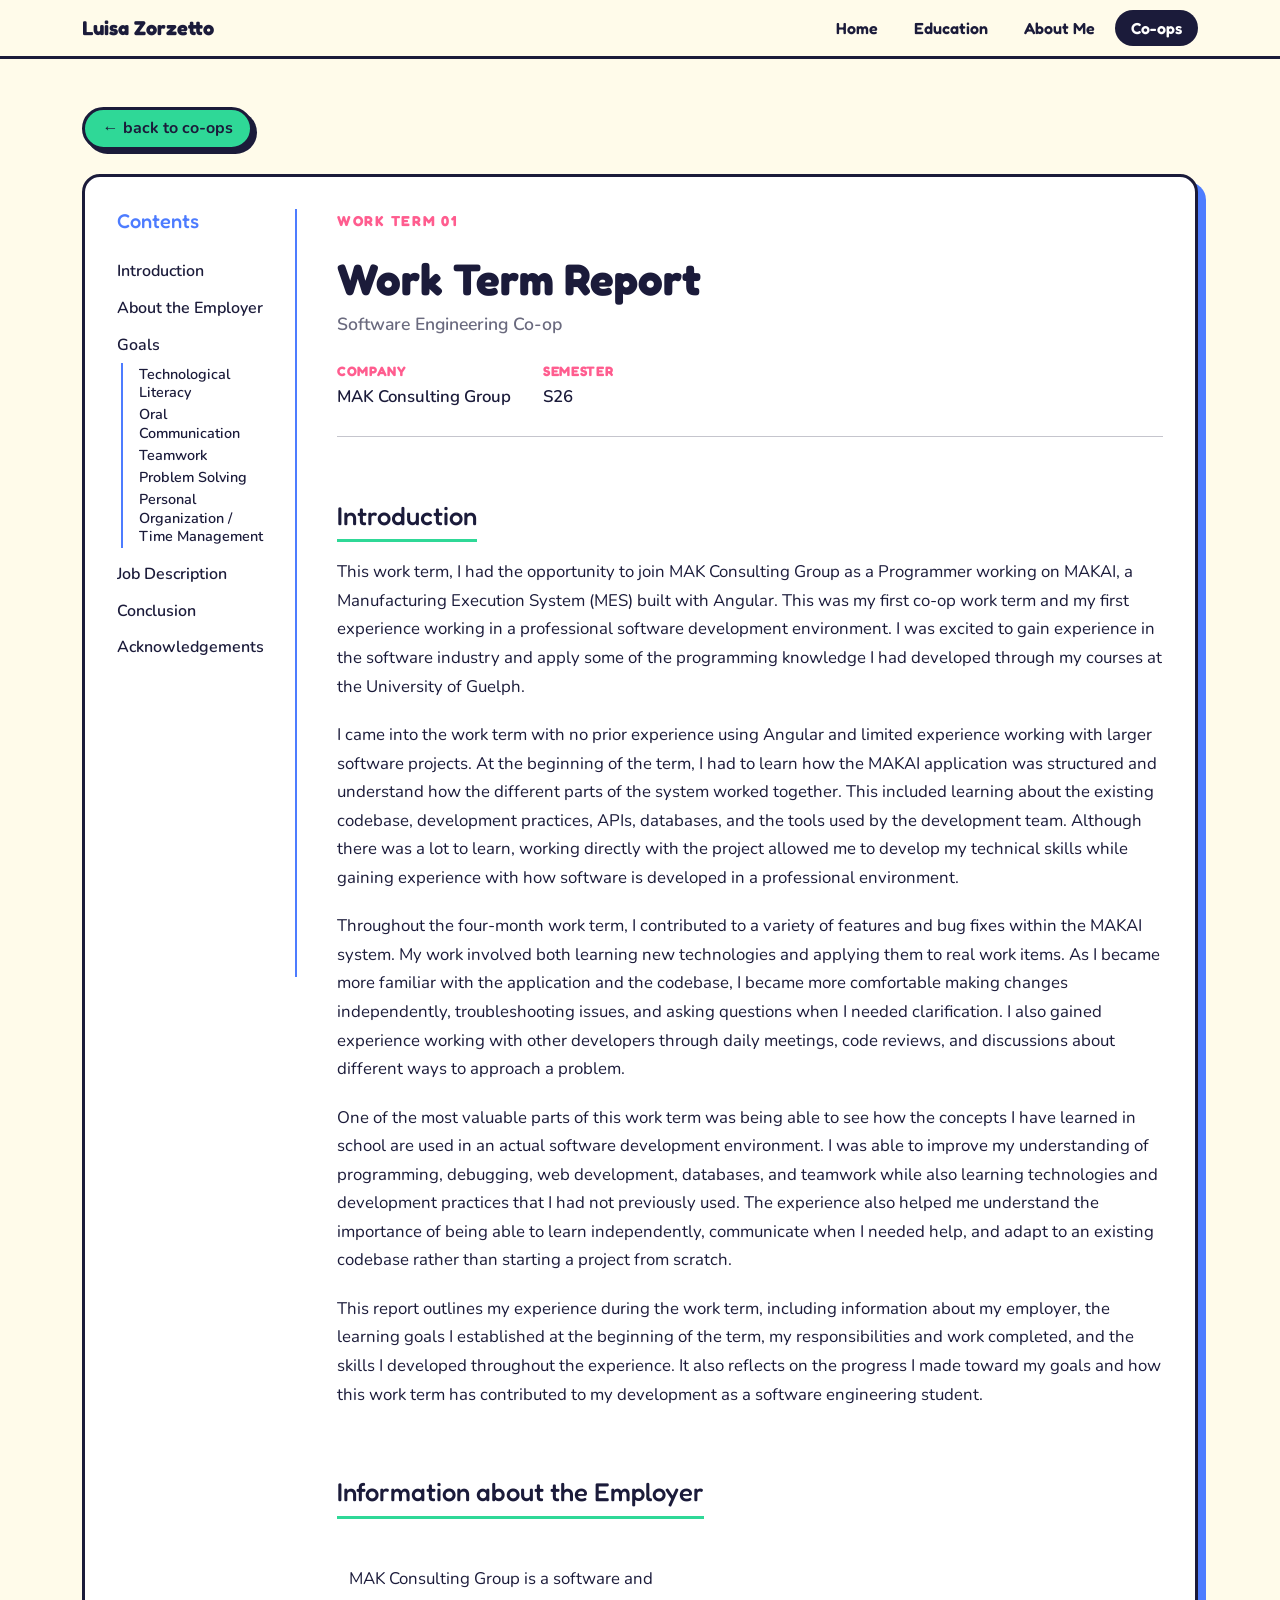
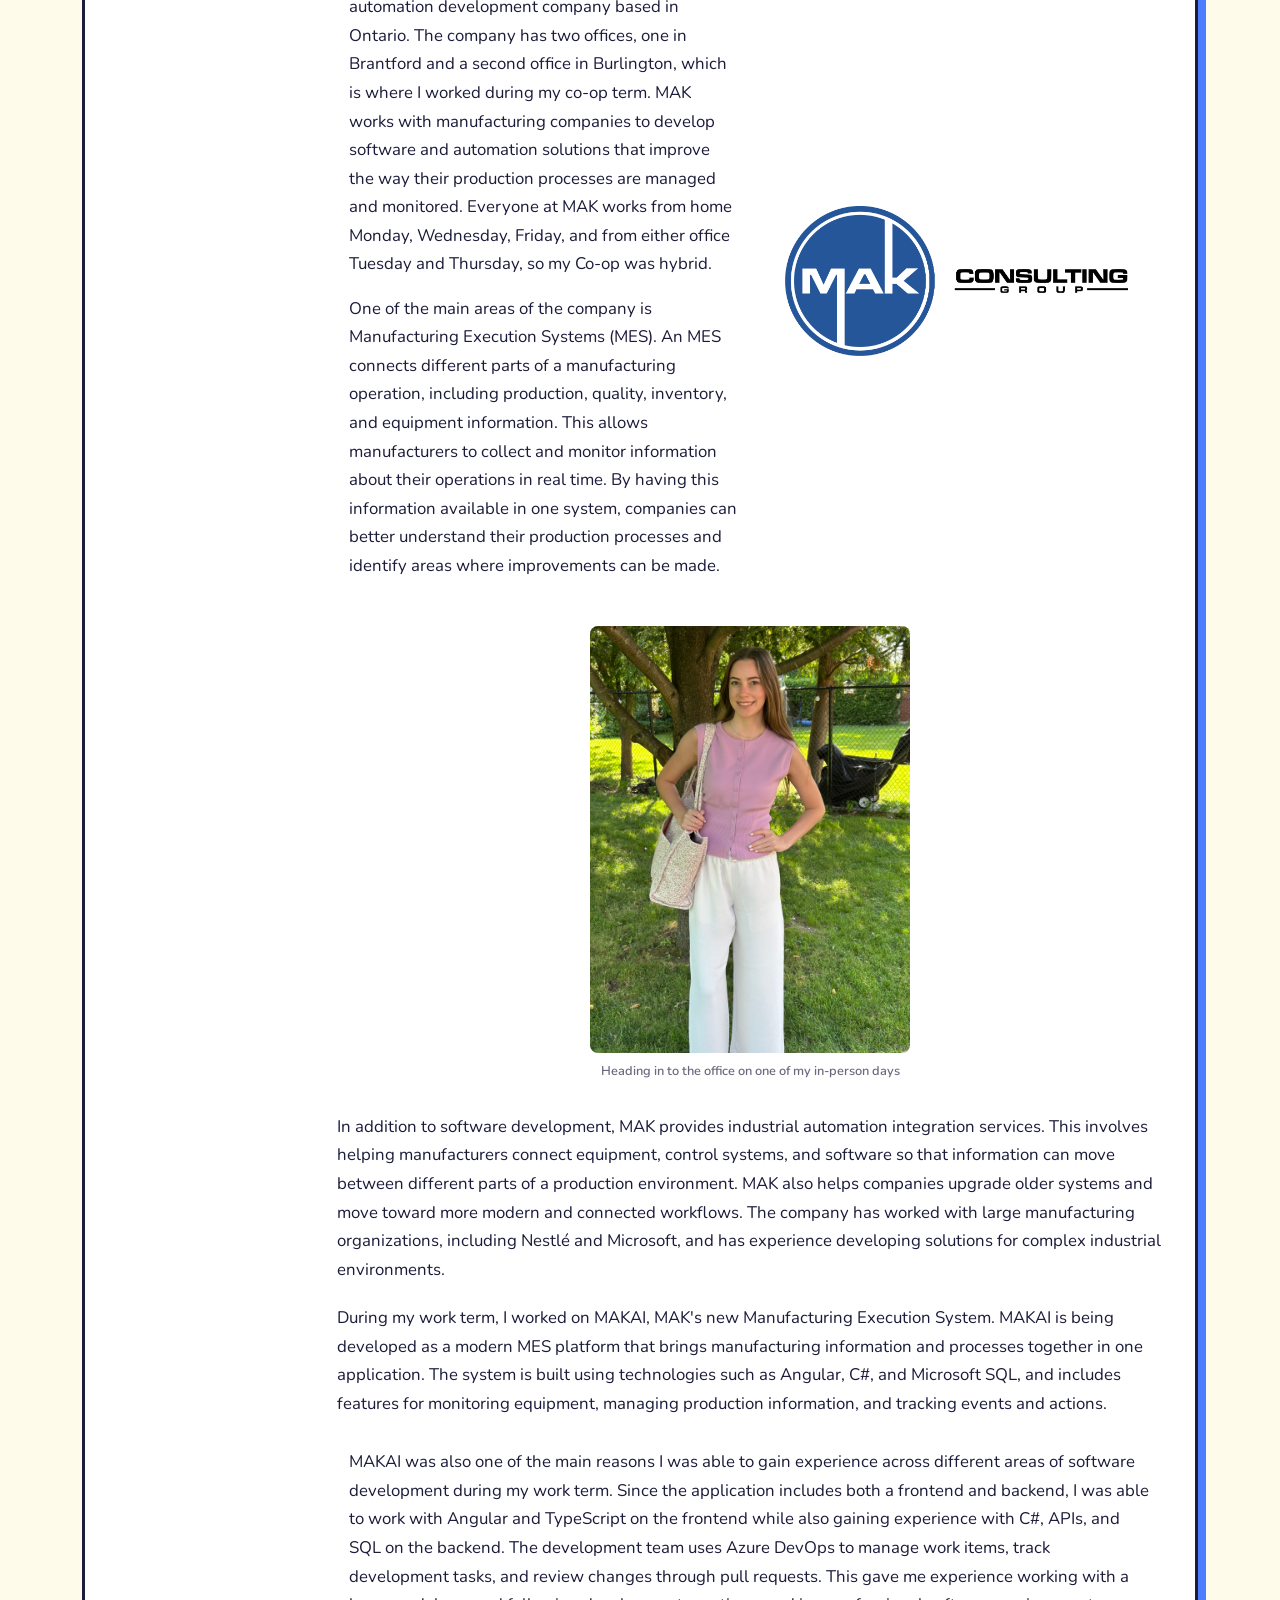
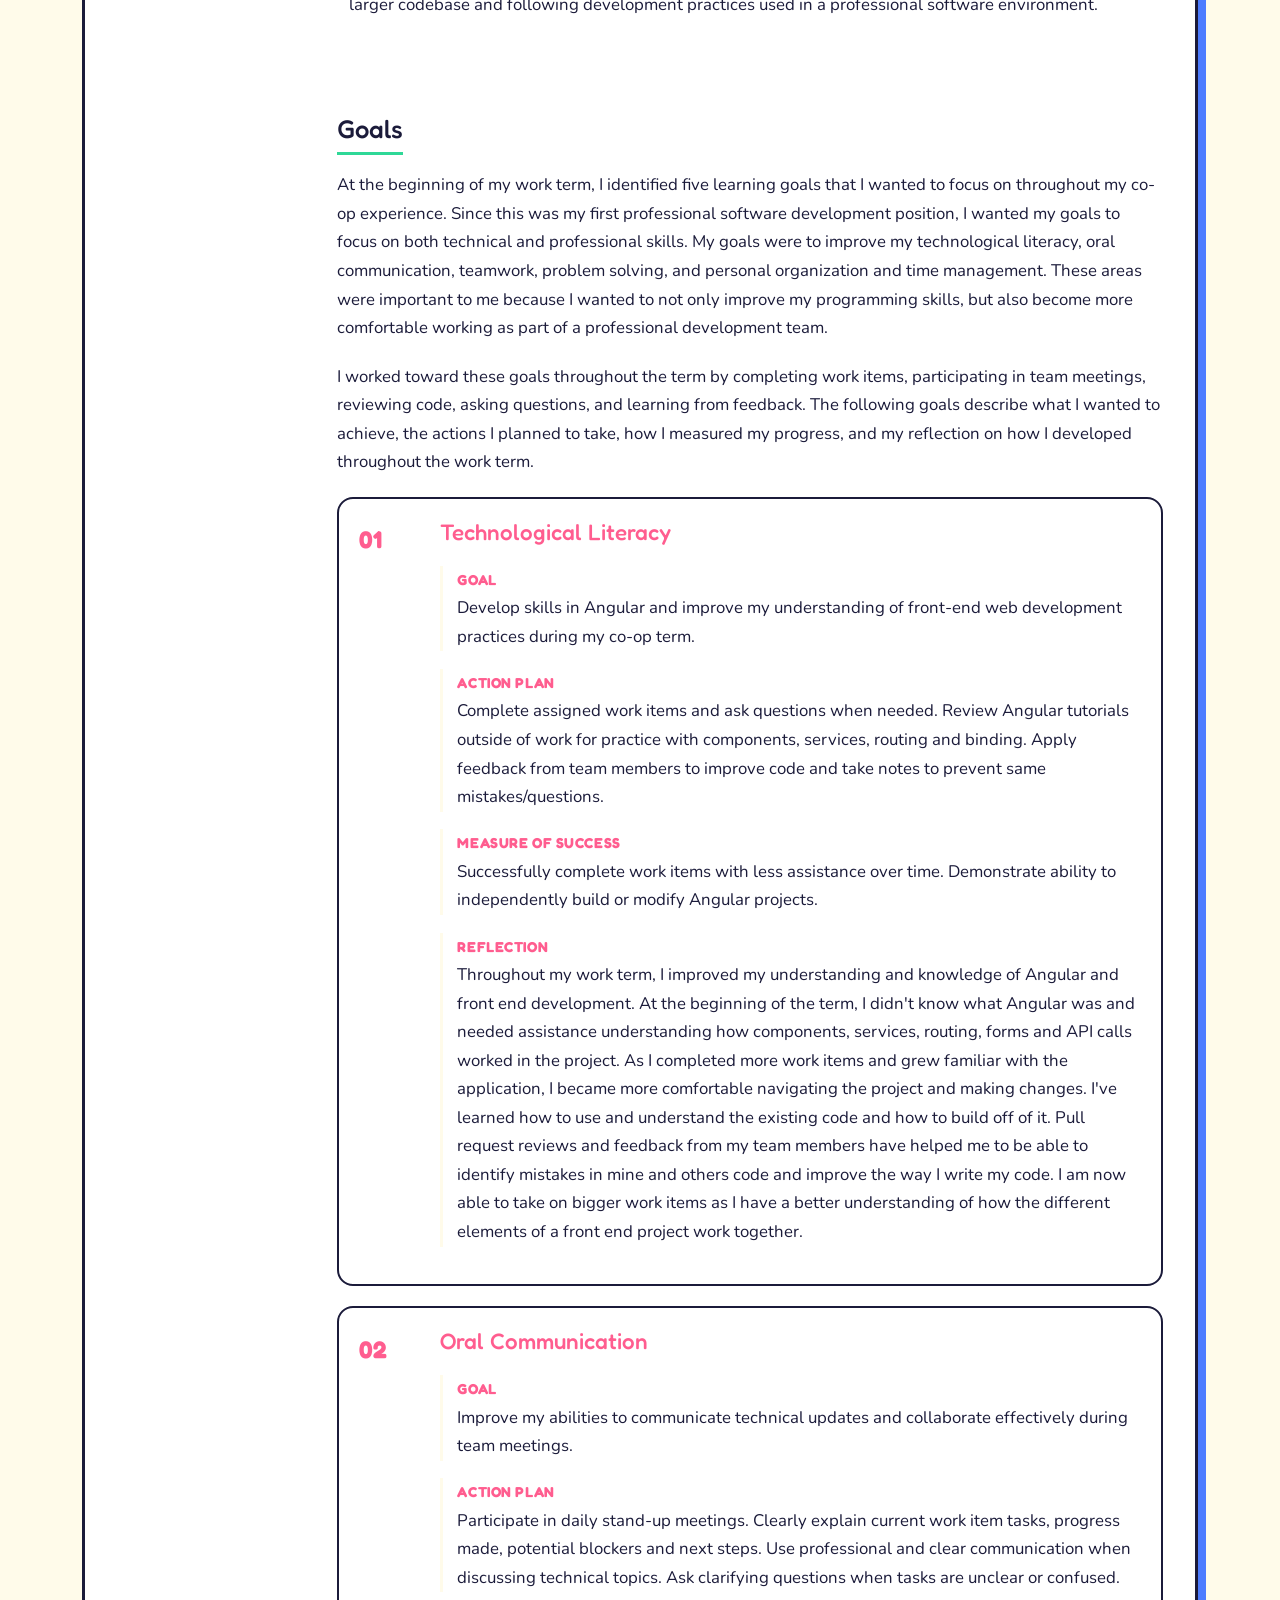
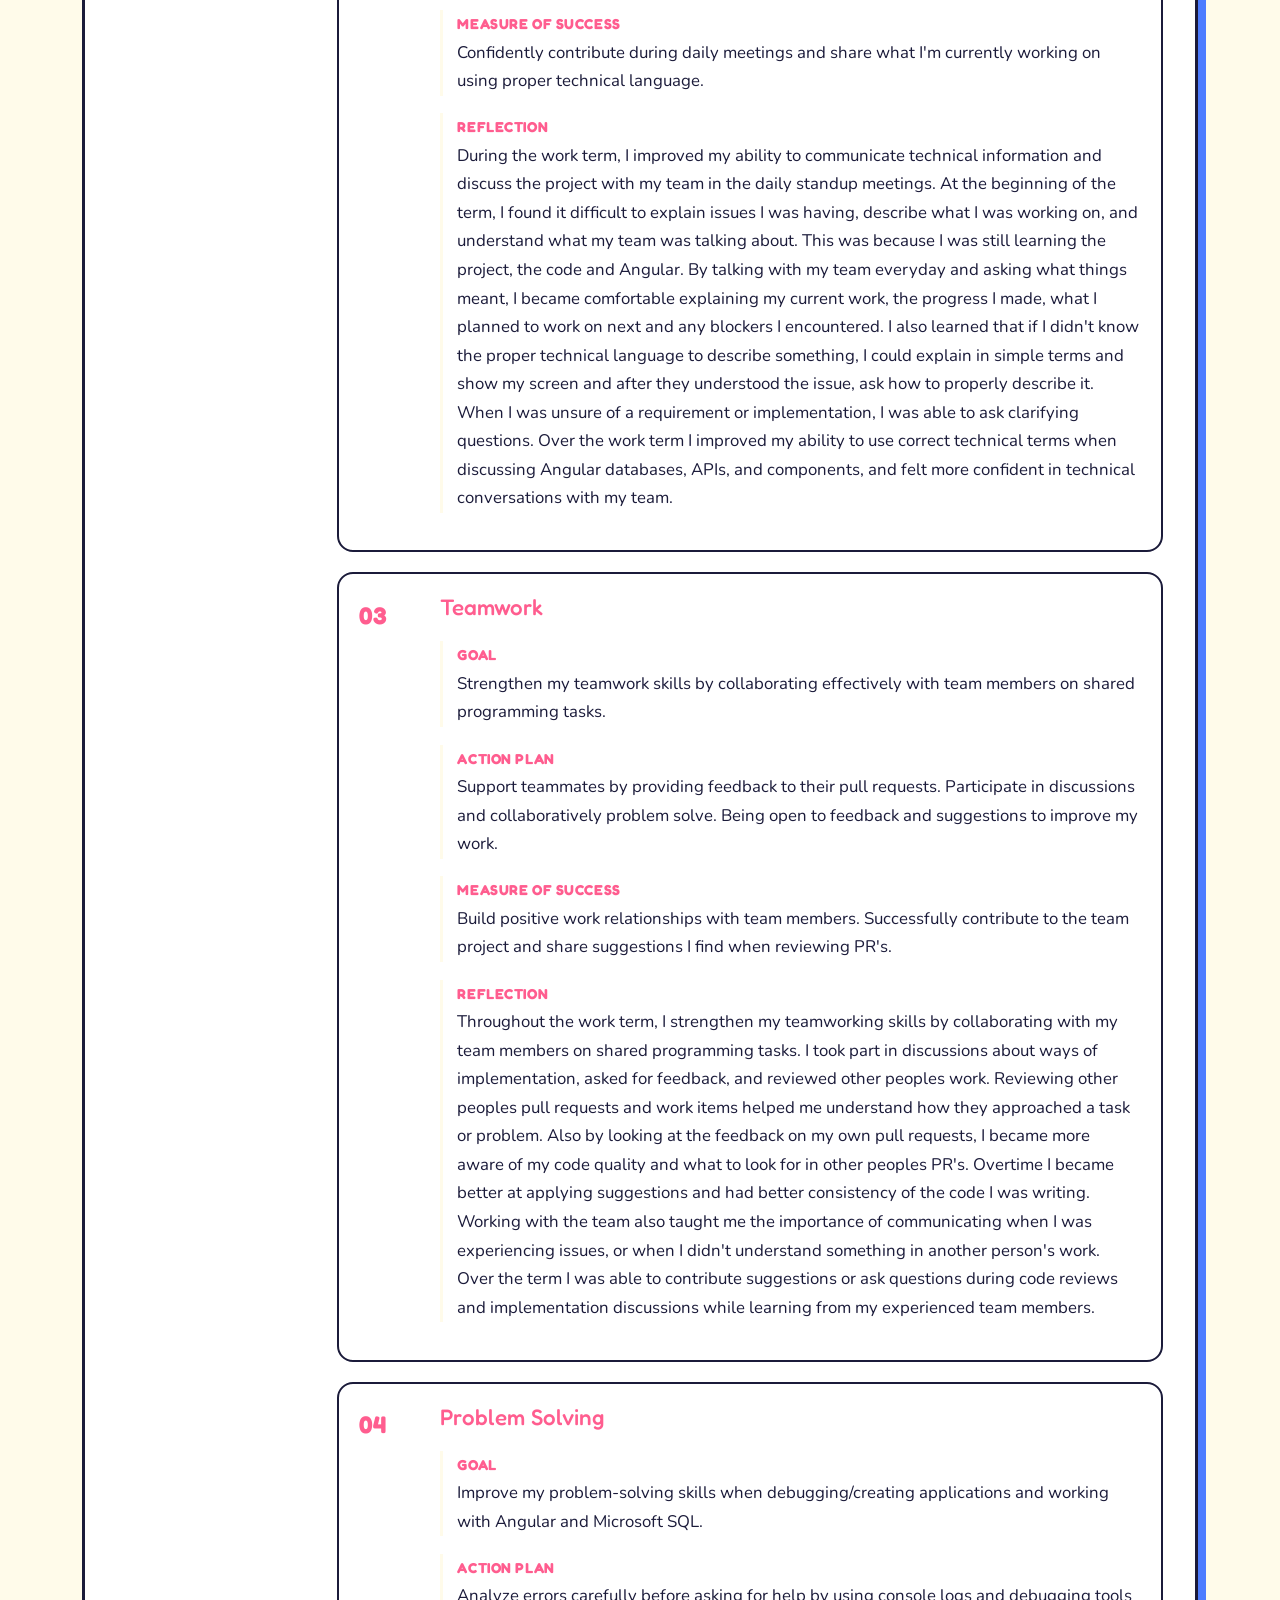
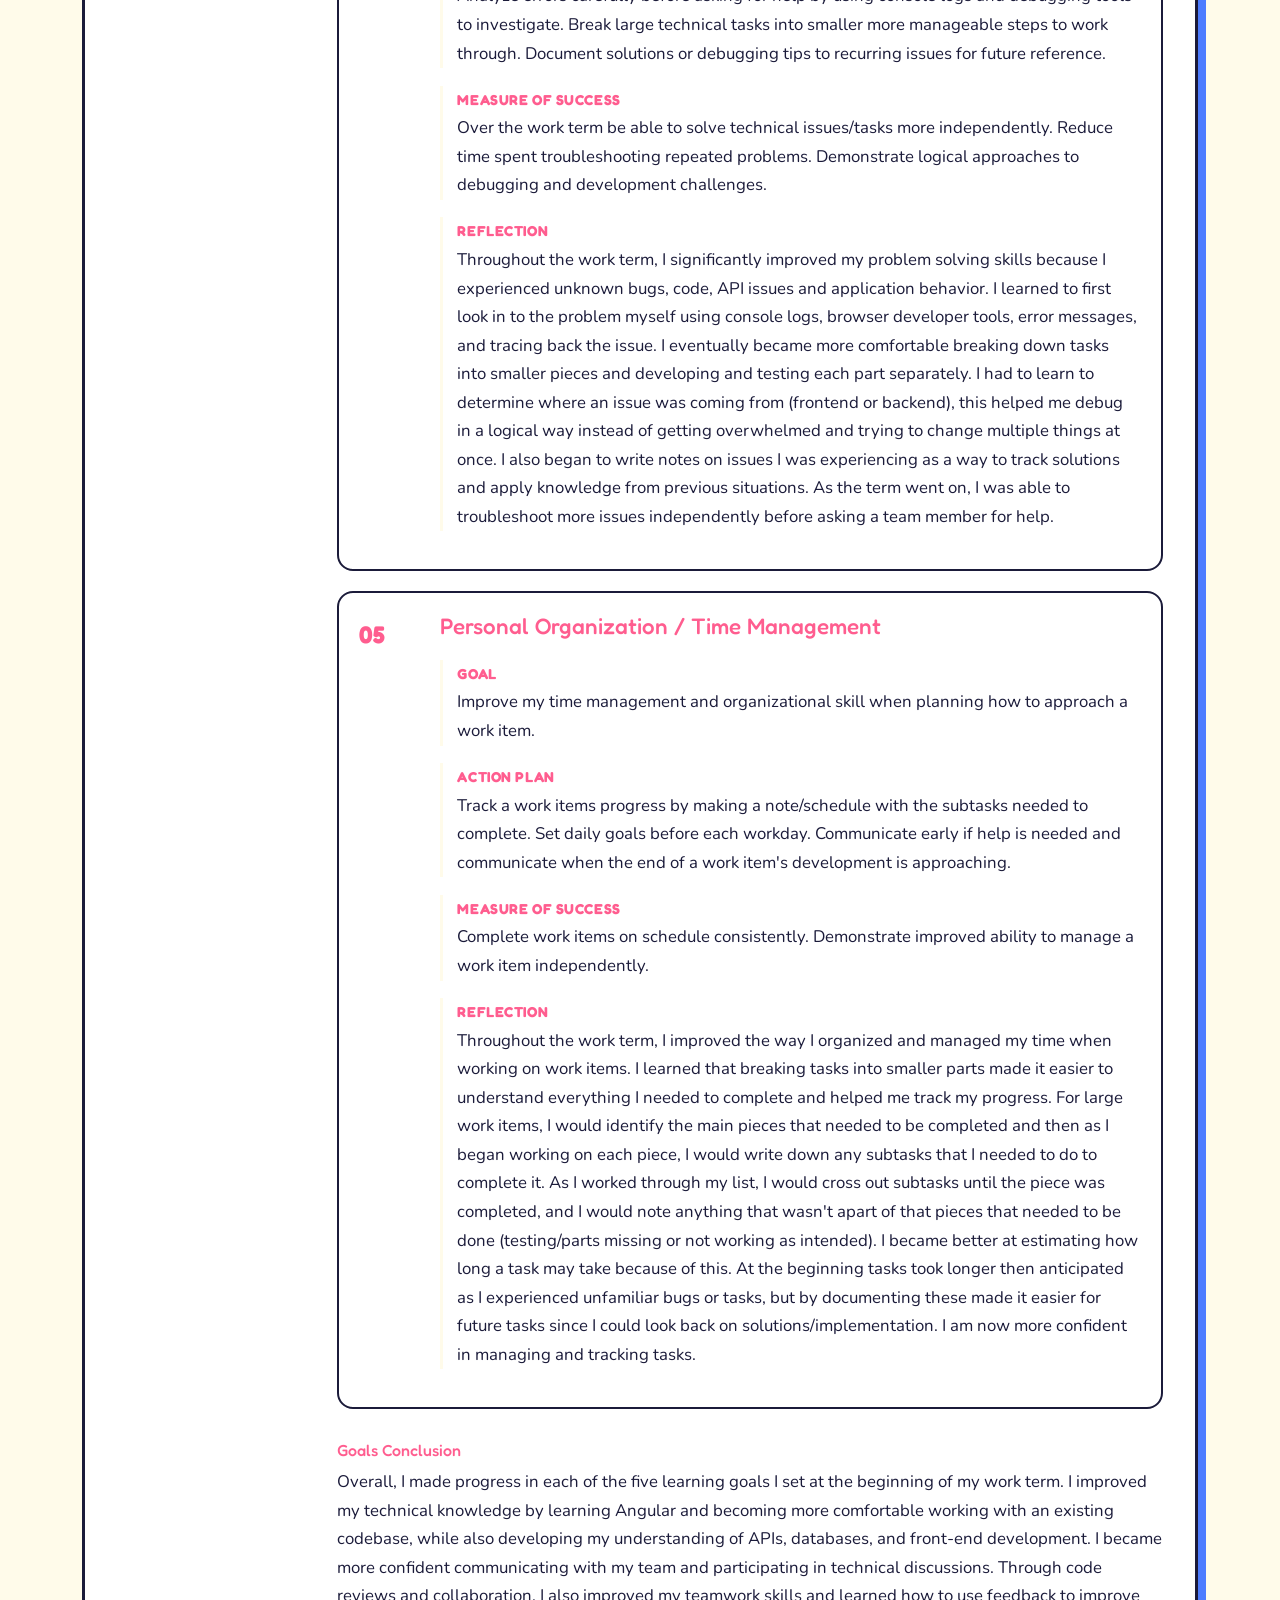
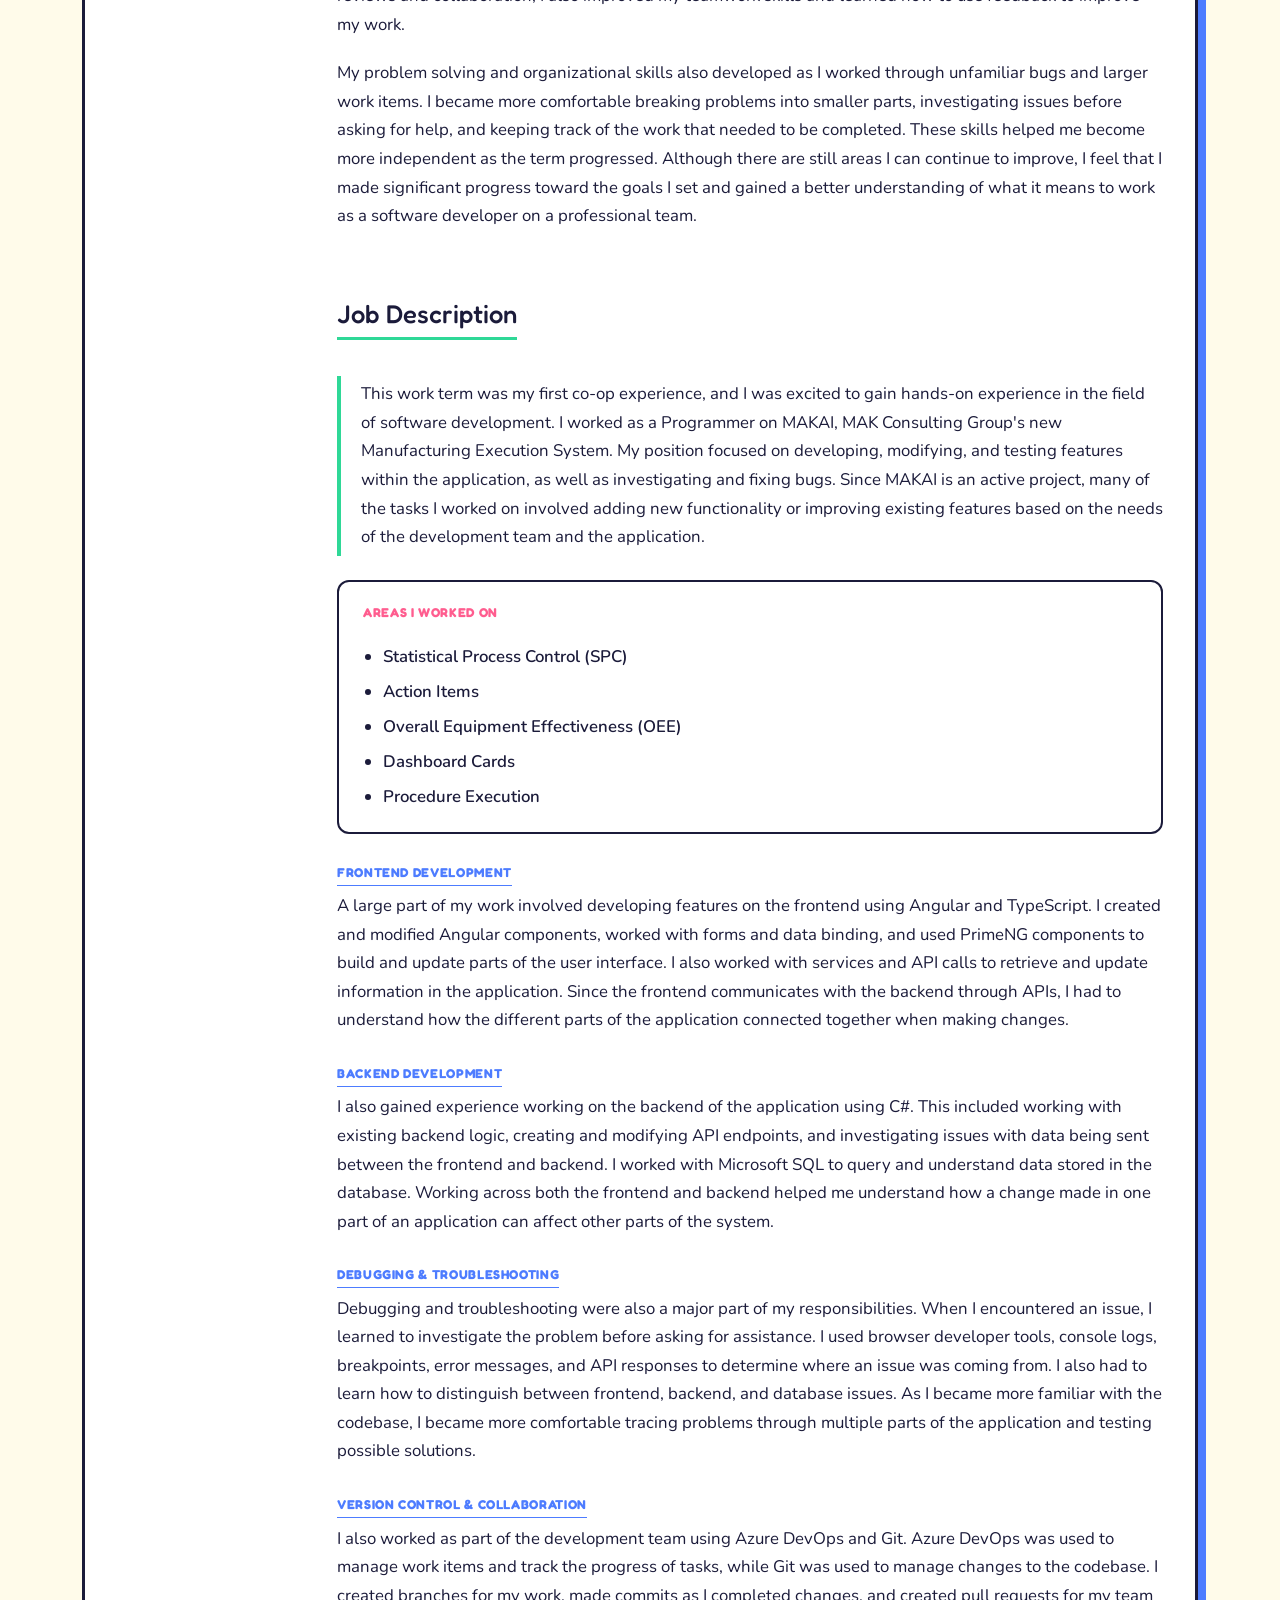
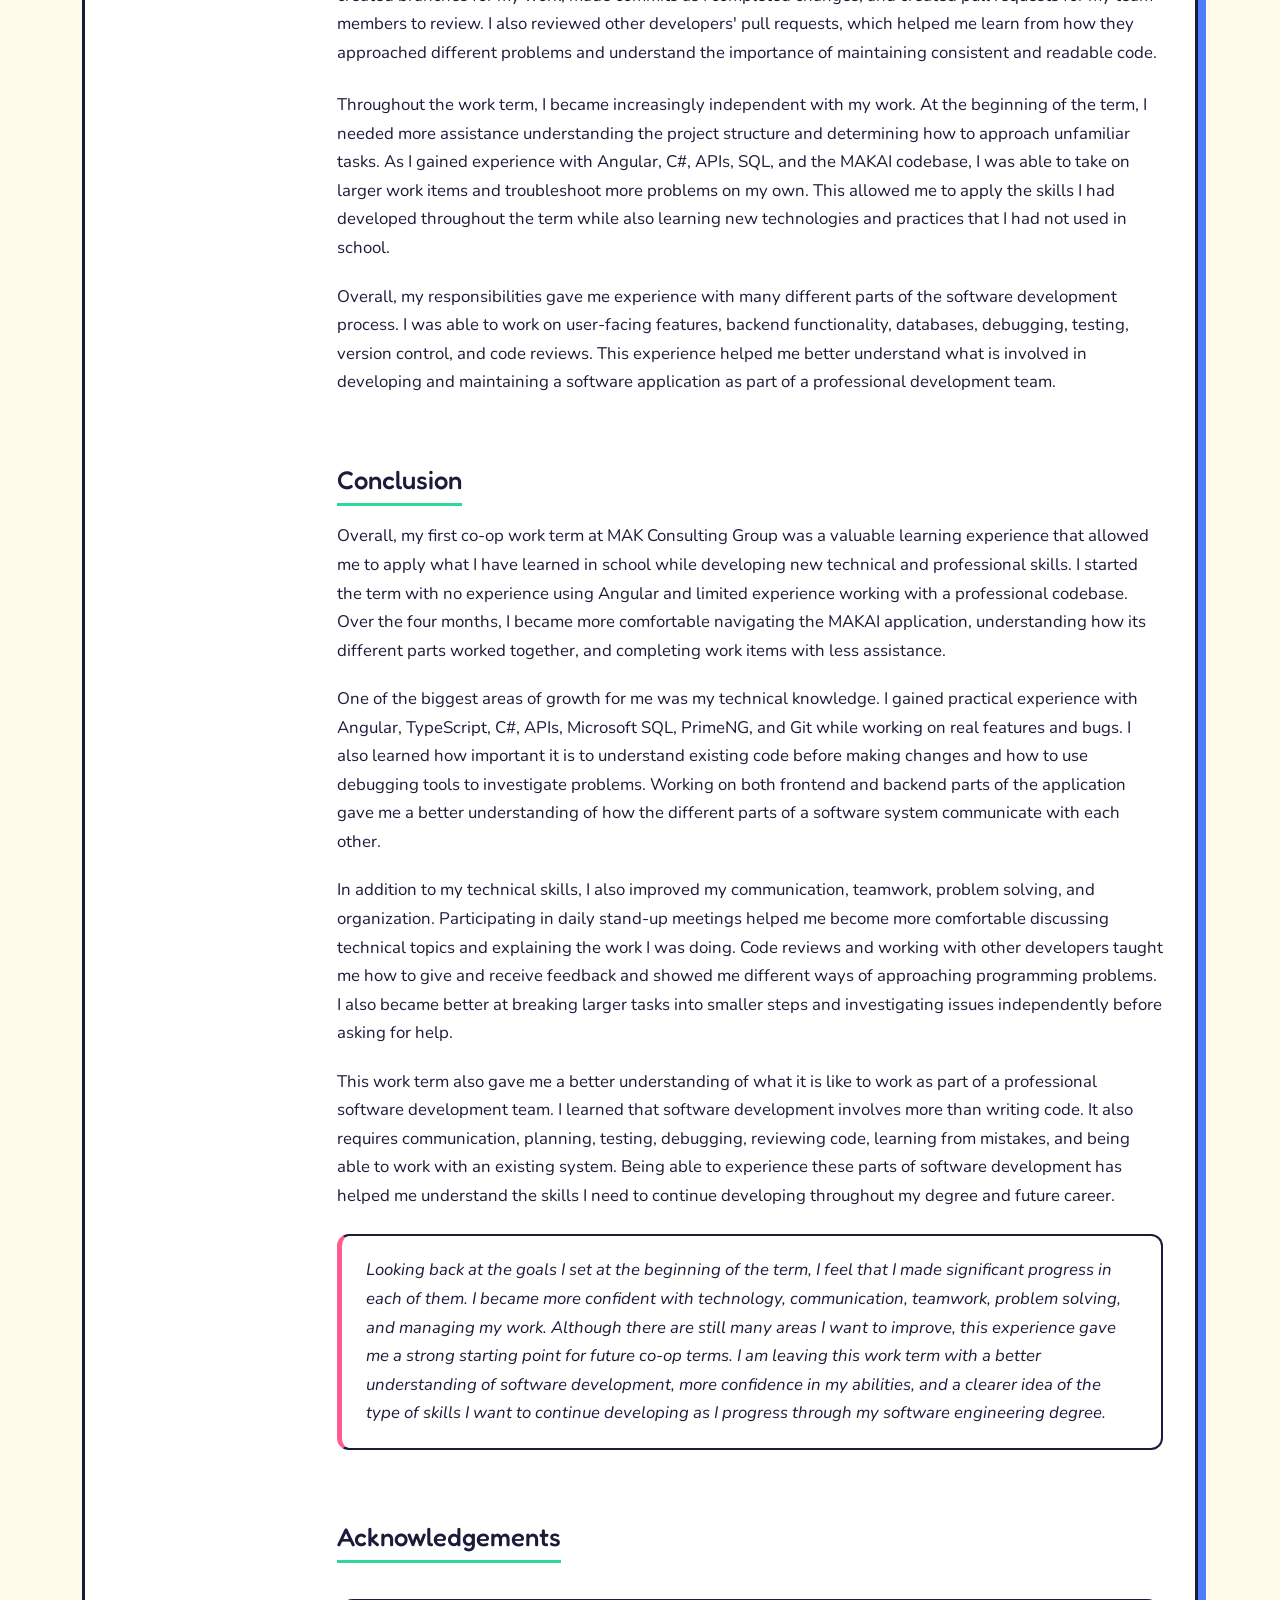
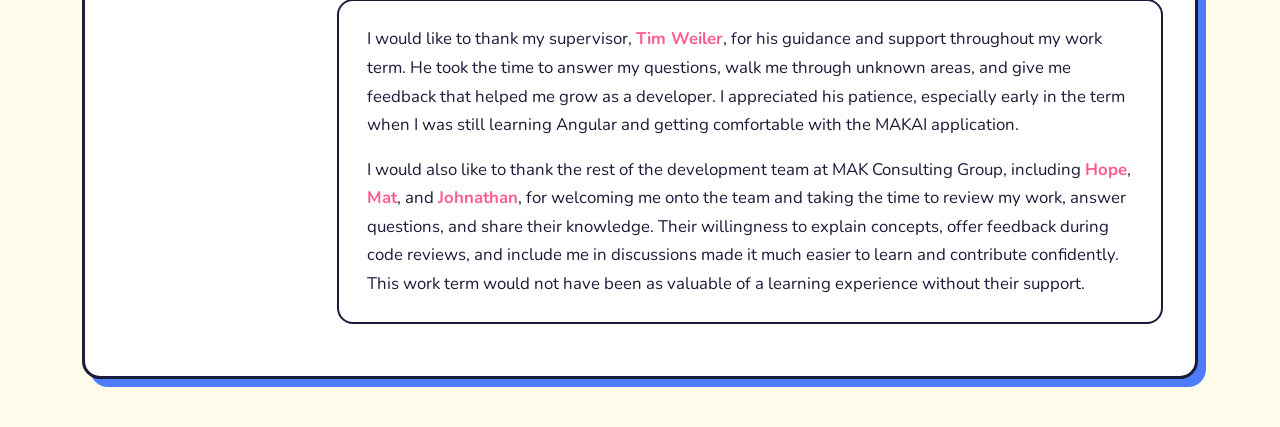
<file: Coop/work-term-1.html>
<!DOCTYPE html>
<html lang="en">

<head>
  <meta charset="UTF-8">
  <meta name="viewport" content="width=device-width, initial-scale=1.0">

  <title>Work Term 1 | Luisa Zorzetto</title>

  <link href="https://cdn.jsdelivr.net/npm/bootstrap@5.3.3/dist/css/bootstrap.min.css" rel="stylesheet">
  <link href="../style.css" rel="stylesheet">
</head>

<body>

  <!-- Navbar -->
  <nav class="navbar navbar-expand-lg navbar-dark">
    <div class="container">

      <a class="navbar-brand" href="../index.html">
        Luisa Zorzetto
      </a>

      <div class="navbar-nav">
        <a class="nav-link" href="../index.html#home">Home</a>
        <a class="nav-link" href="../education.html">Education</a>
        <a class="nav-link" href="../about.html">About Me</a>
        <a class="nav-link active" href="coop.html">Co-ops</a>
      </div>

    </div>
  </nav>


  <!-- Main Content -->
  <div class="container py-5">

    <a class="back-link" href="coop.html">
      &larr; back to co-ops
    </a>

    <div class="content-card mt-4">

      <div class="report-layout">

        <!-- Table of Contents -->
        <aside class="table-of-contents">

          <h5>Contents</h5>

          <div class="contents-links">

            <a href="#introduction">Introduction</a>

            <a href="#employer">About the Employer</a>

            <a href="#goals">Goals</a>

            <div class="contents-subitems">
              <a href="#goal-1">Technological Literacy</a>
              <a href="#goal-2">Oral Communication</a>
              <a href="#goal-3">Teamwork</a>
              <a href="#goal-4">Problem Solving</a>
              <a href="#goal-5">Personal Organization / Time Management</a>
            </div>

            <a href="#job-description">Job Description</a>
            <a href="#conclusion">Conclusion</a>
            <a href="#acknowledgements">Acknowledgements</a>

          </div>

        </aside>


        <!-- Report Content -->
        <main class="report-content">

          <!-- Report Header -->
          <div class="report-header">

            <p class="report-label">
              WORK TERM 01
            </p>

            <h1>
              Work Term Report
            </h1>

            <p class="report-intro">
              Software Engineering Co-op
            </p>

            <div class="report-meta">

              <div>
                <span class="meta-label">Company</span>
                <span>MAK Consulting Group</span>
              </div>

              <div>
                <span class="meta-label">Semester</span>
                <span>S26</span>
              </div>

            </div>

          </div>

          <hr>


          <!-- Introduction -->
          <h5 id="introduction">Introduction</h5>

          <p>
            This work term, I had the opportunity to join MAK Consulting Group
            as a Programmer working on MAKAI, a Manufacturing Execution System
            (MES) built with Angular. This was my first co-op work term and my
            first experience working in a professional software development
            environment. I was excited to gain experience in the software
            industry and apply some of the programming knowledge I had
            developed through my courses at the University of Guelph.
          </p>

          <p>
            I came into the work term with no prior experience using Angular
            and limited experience working with larger software projects. At
            the beginning of the term, I had to learn how the MAKAI application
            was structured and understand how the different parts of the system
            worked together. This included learning about the existing
            codebase, development practices, APIs, databases, and the tools
            used by the development team. Although there was a lot to learn,
            working directly with the project allowed me to develop my
            technical skills while gaining experience with how software is
            developed in a professional environment.
          </p>

          <p>
            Throughout the four-month work term, I contributed to a variety of
            features and bug fixes within the MAKAI system. My work involved
            both learning new technologies and applying them to real work
            items. As I became more familiar with the application and the
            codebase, I became more comfortable making changes independently,
            troubleshooting issues, and asking questions when I needed
            clarification. I also gained experience working with other
            developers through daily meetings, code reviews, and discussions
            about different ways to approach a problem.
          </p>

          <p>
            One of the most valuable parts of this work term was being able to
            see how the concepts I have learned in school are used in an actual
            software development environment. I was able to improve my
            understanding of programming, debugging, web development,
            databases, and teamwork while also learning technologies and
            development practices that I had not previously used. The
            experience also helped me understand the importance of being able
            to learn independently, communicate when I needed help, and adapt
            to an existing codebase rather than starting a project from
            scratch.
          </p>

          <p>
            This report outlines my experience during the work term, including
            information about my employer, the learning goals I established at
            the beginning of the term, my responsibilities and work completed,
            and the skills I developed throughout the experience. It also
            reflects on the progress I made toward my goals and how this work
            term has contributed to my development as a software engineering
            student.
          </p>


          <!-- Employer -->
          <h5 id="employer">Information about the Employer</h5>

          <div class="employer-section">

            <!-- Paragraph 1 + Building -->
            <div class="row align-items-center employer-row">

              <div class="col-md-6">

                <p>
                  MAK Consulting Group is a software and automation development
                  company based in Ontario. The company has two offices, one in
                  Brantford and a second office in Burlington, which is where I
                  worked during my co-op term. MAK works with manufacturing
                  companies to develop software and automation solutions that
                  improve the way their production processes are managed and
                  monitored. Everyone at MAK works from home Monday, Wednesday,
                  Friday, and from either office Tuesday and Thursday, so my Co-op
                  was hybrid.
                </p>

                <p>
                  One of the main areas of the company is Manufacturing
                  Execution Systems (MES). An MES connects different parts of a
                  manufacturing operation, including production, quality,
                  inventory, and equipment information. This allows
                  manufacturers to collect and monitor information about their
                  operations in real time. By having this information available
                  in one system, companies can better understand their
                  production processes and identify areas where improvements
                  can be made.
                </p>

              </div>

              <div class="col-md-6">

                <img
                  src="../images/mak_logo.png"
                  alt="MAK Consulting Group logo"
                  class="img-fluid report-image logo-image">

              </div>

            </div>


            <!-- Commute photo -->
            <div class="row employer-row">

              <div class="col-md-5 mx-auto">

                <img
                  src="../images/July_23_2026.JPEG"
                  alt="Heading in to the MAK Consulting Group office"
                  class="img-fluid report-image portrait-photo">

                <p class="course-example-caption mb-0 text-center">
                  Heading in to the office on one of my in-person days
                </p>

              </div>

            </div>


            <!--Paragraph 2 -->
            <div>

                <p>
                  In addition to software development, MAK provides industrial
                  automation integration services. This involves helping
                  manufacturers connect equipment, control systems, and
                  software so that information can move between different parts
                  of a production environment. MAK also helps companies upgrade
                  older systems and move toward more modern and connected
                  workflows. The company has worked with large manufacturing
                  organizations, including Nestlé and Microsoft, and has
                  experience developing solutions for complex industrial
                  environments.
                </p>

                <p>
                  During my work term, I worked on MAKAI, MAK's new
                  Manufacturing Execution System. MAKAI is being developed as a
                  modern MES platform that brings manufacturing information and
                  processes together in one application. The system is built
                  using technologies such as Angular, C#, and Microsoft SQL,
                  and includes features for monitoring equipment, managing
                  production information, and tracking events and actions.
                </p>

            </div>


            <!-- MAKAI -->
            <div class="row employer-row">

              <div class="col-12">

                <p>
                  MAKAI was also one of the main reasons I was able to gain
                  experience across different areas of software development
                  during my work term. Since the application includes both a
                  frontend and backend, I was able to work with Angular and
                  TypeScript on the frontend while also gaining experience with
                  C#, APIs, and SQL on the backend. The development team uses
                  Azure DevOps to manage work items, track development tasks,
                  and review changes through pull requests. This gave me
                  experience working with a larger codebase and following
                  development practices used in a professional software
                  environment.
                </p>

              </div>

            </div>

          </div>


          <!-- Goals -->
          <section id="goals">

            <h5>Goals</h5>

            <p>
              At the beginning of my work term, I identified five learning
              goals that I wanted to focus on throughout my co-op experience.
              Since this was my first professional software development
              position, I wanted my goals to focus on both technical and
              professional skills. My goals were to improve my technological
              literacy, oral communication, teamwork, problem solving, and
              personal organization and time management. These areas were
              important to me because I wanted to not only improve my
              programming skills, but also become more comfortable working as
              part of a professional development team.
            </p>

            <p>
              I worked toward these goals throughout the term by completing
              work items, participating in team meetings, reviewing code,
              asking questions, and learning from feedback. The following goals
              describe what I wanted to achieve, the actions I planned to take,
              how I measured my progress, and my reflection on how I developed
              throughout the work term.
            </p>


            <div class="goals-list">

              <!-- Goal 1 -->
              <div class="goal-card" id="goal-1">

                <div class="goal-number">
                  01
                </div>

                <div class="goal-content">

                  <h4>Technological Literacy</h4>

                  <div class="goal-section">
                    <h6>Goal</h6>

                    <p>
                      Develop skills in Angular and improve my understanding of
                      front-end web development practices during my co-op term.
                    </p>
                  </div>

                  <div class="goal-section">
                    <h6>Action Plan</h6>

                    <p>
                      Complete assigned work items and ask questions when
                      needed. Review Angular tutorials outside of work for
                      practice with components, services, routing and binding.
                      Apply feedback from team members to improve code and take
                      notes to prevent same mistakes/questions.
                    </p>
                  </div>

                  <div class="goal-section">
                    <h6>Measure of Success</h6>

                    <p>
                      Successfully complete work items with less assistance over
                      time. Demonstrate ability to independently build or modify
                      Angular projects.
                    </p>
                  </div>

                  <div class="goal-section">
                    <h6>Reflection</h6>

                    <p>
                      Throughout my work term, I improved my understanding and
                      knowledge of Angular and front end development. At the
                      beginning of the term, I didn't know what Angular was and
                      needed assistance understanding how components, services,
                      routing, forms and API calls worked in the project. As I
                      completed more work items and grew familiar with the
                      application, I became more comfortable navigating the
                      project and making changes. I've learned how to use and
                      understand the existing code and how to build off of it.
                      Pull request reviews and feedback from my team members
                      have helped me to be able to identify mistakes in mine and
                      others code and improve the way I write my code. I am now
                      able to take on bigger work items as I have a better
                      understanding of how the different elements of a front
                      end project work together.
                    </p>
                  </div>

                </div>

              </div>


              <!-- Goal 2 -->
              <div class="goal-card" id="goal-2">

                <div class="goal-number">
                  02
                </div>

                <div class="goal-content">

                  <h4>Oral Communication</h4>

                  <div class="goal-section">
                    <h6>Goal</h6>

                    <p>
                      Improve my abilities to communicate technical updates and
                      collaborate effectively during team meetings.
                    </p>
                  </div>

                  <div class="goal-section">
                    <h6>Action Plan</h6>

                    <p>
                      Participate in daily stand-up meetings. Clearly explain
                      current work item tasks, progress made, potential blockers
                      and next steps. Use professional and clear communication
                      when discussing technical topics. Ask clarifying
                      questions when tasks are unclear or confused.
                    </p>
                  </div>

                  <div class="goal-section">
                    <h6>Measure of Success</h6>

                    <p>
                      Confidently contribute during daily meetings and share
                      what I'm currently working on using proper technical
                      language.
                    </p>
                  </div>

                  <div class="goal-section">
                    <h6>Reflection</h6>

                    <p>
                      During the work term, I improved my ability to communicate
                      technical information and discuss the project with my
                      team in the daily standup meetings. At the beginning of
                      the term, I found it difficult to explain issues I was
                      having, describe what I was working on, and understand
                      what my team was talking about. This was because I was
                      still learning the project, the code and Angular. By
                      talking with my team everyday and asking what things
                      meant, I became comfortable explaining my current work,
                      the progress I made, what I planned to work on next and
                      any blockers I encountered. I also learned that if I
                      didn't know the proper technical language to describe
                      something, I could explain in simple terms and show my
                      screen and after they understood the issue, ask how to
                      properly describe it. When I was unsure of a requirement
                      or implementation, I was able to ask clarifying
                      questions. Over the work term I improved my ability to
                      use correct technical terms when discussing Angular
                      databases, APIs, and components, and felt more confident
                      in technical conversations with my team.
                    </p>
                  </div>

                </div>

              </div>


              <!-- Goal 3 -->
              <div class="goal-card" id="goal-3">

                <div class="goal-number">
                  03
                </div>

                <div class="goal-content">

                  <h4>Teamwork</h4>

                  <div class="goal-section">
                    <h6>Goal</h6>

                    <p>
                      Strengthen my teamwork skills by collaborating
                      effectively with team members on shared programming
                      tasks.
                    </p>
                  </div>

                  <div class="goal-section">
                    <h6>Action Plan</h6>

                    <p>
                      Support teammates by providing feedback to their pull
                      requests. Participate in discussions and collaboratively
                      problem solve. Being open to feedback and suggestions to
                      improve my work.
                    </p>
                  </div>

                  <div class="goal-section">
                    <h6>Measure of Success</h6>

                    <p>
                      Build positive work relationships with team members.
                      Successfully contribute to the team project and share
                      suggestions I find when reviewing PR's.
                    </p>
                  </div>

                  <div class="goal-section">
                    <h6>Reflection</h6>

                    <p>
                      Throughout the work term, I strengthen my teamworking
                      skills by collaborating with my team members on shared
                      programming tasks. I took part in discussions about ways
                      of implementation, asked for feedback, and reviewed other
                      peoples work. Reviewing other peoples pull requests and
                      work items helped me understand how they approached a task
                      or problem. Also by looking at the feedback on my own pull
                      requests, I became more aware of my code quality and what
                      to look for in other peoples PR's. Overtime I became
                      better at applying suggestions and had better consistency
                      of the code I was writing. Working with the team also
                      taught me the importance of communicating when I was
                      experiencing issues, or when I didn't understand
                      something in another person's work. Over the term I was
                      able to contribute suggestions or ask questions during
                      code reviews and implementation discussions while learning
                      from my experienced team members.
                    </p>
                  </div>

                </div>

              </div>


              <!-- Goal 4 -->
              <div class="goal-card" id="goal-4">

                <div class="goal-number">
                  04
                </div>

                <div class="goal-content">

                  <h4>Problem Solving</h4>

                  <div class="goal-section">
                    <h6>Goal</h6>

                    <p>
                      Improve my problem-solving skills when
                      debugging/creating applications and working with Angular
                      and Microsoft SQL.
                    </p>
                  </div>

                  <div class="goal-section">
                    <h6>Action Plan</h6>

                    <p>
                      Analyze errors carefully before asking for help by using
                      console logs and debugging tools to investigate. Break
                      large technical tasks into smaller more manageable steps
                      to work through. Document solutions or debugging tips to
                      recurring issues for future reference.
                    </p>
                  </div>

                  <div class="goal-section">
                    <h6>Measure of Success</h6>

                    <p>
                      Over the work term be able to solve technical issues/tasks
                      more independently. Reduce time spent troubleshooting
                      repeated problems. Demonstrate logical approaches to
                      debugging and development challenges.
                    </p>
                  </div>

                  <div class="goal-section">
                    <h6>Reflection</h6>

                    <p>
                      Throughout the work term, I significantly improved my
                      problem solving skills because I experienced unknown bugs,
                      code, API issues and application behavior. I learned to
                      first look in to the problem myself using console logs,
                      browser developer tools, error messages, and tracing back
                      the issue. I eventually became more comfortable breaking
                      down tasks into smaller pieces and developing and testing
                      each part separately. I had to learn to determine where an
                      issue was coming from (frontend or backend), this helped me
                      debug in a logical way instead of getting overwhelmed and
                      trying to change multiple things at once. I also began to
                      write notes on issues I was experiencing as a way to track
                      solutions and apply knowledge from previous situations. As
                      the term went on, I was able to troubleshoot more issues
                      independently before asking a team member for help.
                    </p>
                  </div>

                </div>

              </div>


              <!-- Goal 5 -->
              <div class="goal-card" id="goal-5">

                <div class="goal-number">
                  05
                </div>

                <div class="goal-content">

                  <h4>Personal Organization / Time Management</h4>

                  <div class="goal-section">
                    <h6>Goal</h6>

                    <p>
                      Improve my time management and organizational skill when
                      planning how to approach a work item.
                    </p>
                  </div>

                  <div class="goal-section">
                    <h6>Action Plan</h6>

                    <p>
                      Track a work items progress by making a note/schedule with
                      the subtasks needed to complete. Set daily goals before
                      each workday. Communicate early if help is needed and
                      communicate when the end of a work item's development is
                      approaching.
                    </p>
                  </div>

                  <div class="goal-section">
                    <h6>Measure of Success</h6>

                    <p>
                      Complete work items on schedule consistently. Demonstrate
                      improved ability to manage a work item independently.
                    </p>
                  </div>

                  <div class="goal-section">
                    <h6>Reflection</h6>

                    <p>
                      Throughout the work term, I improved the way I organized
                      and managed my time when working on work items. I learned
                      that breaking tasks into smaller parts made it easier to
                      understand everything I needed to complete and helped me
                      track my progress. For large work items, I would identify
                      the main pieces that needed to be completed and then as I
                      began working on each piece, I would write down any
                      subtasks that I needed to do to complete it. As I worked
                      through my list, I would cross out subtasks until the
                      piece was completed, and I would note anything that wasn't
                      apart of that pieces that needed to be done
                      (testing/parts missing or not working as intended). I
                      became better at estimating how long a task may take
                      because of this. At the beginning tasks took longer then
                      anticipated as I experienced unfamiliar bugs or tasks,
                      but by documenting these made it easier for future tasks
                      since I could look back on solutions/implementation. I am
                      now more confident in managing and tracking tasks.
                    </p>
                  </div>

                </div>

              </div>

            </div>

          </section>


          <!-- Goals Conclusion -->
          <h6 class="goals-conclusion">Goals Conclusion</h6>

          <p>
            Overall, I made progress in each of the five learning goals I set
            at the beginning of my work term. I improved my technical knowledge
            by learning Angular and becoming more comfortable working with an
            existing codebase, while also developing my understanding of APIs,
            databases, and front-end development. I became more confident
            communicating with my team and participating in technical
            discussions. Through code reviews and collaboration, I also
            improved my teamwork skills and learned how to use feedback to
            improve my work.
          </p>

          <p>
            My problem solving and organizational skills also developed as I
            worked through unfamiliar bugs and larger work items. I became more
            comfortable breaking problems into smaller parts, investigating
            issues before asking for help, and keeping track of the work that
            needed to be completed. These skills helped me become more
            independent as the term progressed. Although there are still areas
            I can continue to improve, I feel that I made significant progress
            toward the goals I set and gained a better understanding of what it
            means to work as a software developer on a professional team.
          </p>


          <!-- Job Description -->
          <h5 id="job-description">Job Description</h5>

          <div class="role-summary">
            <p>
              This work term was my first co-op experience, and I was excited to
              gain hands-on experience in the field of software development. I
              worked as a Programmer on MAKAI, MAK Consulting Group's new
              Manufacturing Execution System. My position focused on developing,
              modifying, and testing features within the application, as well as
              investigating and fixing bugs. Since MAKAI is an active project,
              many of the tasks I worked on involved adding new functionality or
              improving existing features based on the needs of the development
              team and the application.
            </p>
          </div>

          <div class="focus-areas">
            <p class="focus-areas-label">Areas I worked on</p>
            <ul>
              <li>Statistical Process Control (SPC)</li>
              <li>Action Items</li>
              <li>Overall Equipment Effectiveness (OEE)</li>
              <li>Dashboard Cards</li>
              <li>Procedure Execution</li>
            </ul>
          </div>

          <div class="job-subsection">
            <h6 class="job-subsection-label">Frontend Development</h6>
            <p>
              A large part of my work involved developing features on the
              frontend using Angular and TypeScript. I created and modified
              Angular components, worked with forms and data binding, and used
              PrimeNG components to build and update parts of the user interface.
              I also worked with services and API calls to retrieve and update
              information in the application. Since the frontend communicates
              with the backend through APIs, I had to understand how the
              different parts of the application connected together when making
              changes.
            </p>
          </div>

          <div class="job-subsection">
            <h6 class="job-subsection-label">Backend Development</h6>
            <p>
              I also gained experience working on the backend of the application
              using C#. This included working with existing backend logic,
              creating and modifying API endpoints, and investigating issues with
              data being sent between the frontend and backend. I worked with
              Microsoft SQL to query and understand data stored in the database.
              Working across both the frontend and backend helped me understand
              how a change made in one part of an application can affect other
              parts of the system.
            </p>
          </div>

          <div class="job-subsection">
            <h6 class="job-subsection-label">Debugging &amp; Troubleshooting</h6>
            <p>
              Debugging and troubleshooting were also a major part of my
              responsibilities. When I encountered an issue, I learned to
              investigate the problem before asking for assistance. I used browser
              developer tools, console logs, breakpoints, error messages, and API
              responses to determine where an issue was coming from. I also had
              to learn how to distinguish between frontend, backend, and database
              issues. As I became more familiar with the codebase, I became more
              comfortable tracing problems through multiple parts of the
              application and testing possible solutions.
            </p>
          </div>

          <div class="job-subsection">
            <h6 class="job-subsection-label">Version Control &amp; Collaboration</h6>
            <p>
              I also worked as part of the development team using Azure DevOps and
              Git. Azure DevOps was used to manage work items and track the
              progress of tasks, while Git was used to manage changes to the
              codebase. I created branches for my work, made commits as I
              completed changes, and created pull requests for my team members to
              review. I also reviewed other developers' pull requests, which
              helped me learn from how they approached different problems and
              understand the importance of maintaining consistent and readable
              code.
            </p>
          </div>

          <p>
            Throughout the work term, I became increasingly independent with my
            work. At the beginning of the term, I needed more assistance
            understanding the project structure and determining how to approach
            unfamiliar tasks. As I gained experience with Angular, C#, APIs,
            SQL, and the MAKAI codebase, I was able to take on larger work items
            and troubleshoot more problems on my own. This allowed me to apply
            the skills I had developed throughout the term while also learning
            new technologies and practices that I had not used in school.
          </p>

          <p>
            Overall, my responsibilities gave me experience with many different
            parts of the software development process. I was able to work on
            user-facing features, backend functionality, databases, debugging,
            testing, version control, and code reviews. This experience helped
            me better understand what is involved in developing and maintaining
            a software application as part of a professional development team.
          </p>


          <!-- Conclusion -->
          <h5 id="conclusion">Conclusion</h5>

          <p>
            Overall, my first co-op work term at MAK Consulting Group was a
            valuable learning experience that allowed me to apply what I have
            learned in school while developing new technical and professional
            skills. I started the term with no experience using Angular and
            limited experience working with a professional codebase. Over the
            four months, I became more comfortable navigating the MAKAI
            application, understanding how its different parts worked together,
            and completing work items with less assistance.
          </p>

          <p>
            One of the biggest areas of growth for me was my technical
            knowledge. I gained practical experience with Angular, TypeScript,
            C#, APIs, Microsoft SQL, PrimeNG, and Git while working on real
            features and bugs. I also learned how important it is to understand
            existing code before making changes and how to use debugging tools
            to investigate problems. Working on both frontend and backend parts
            of the application gave me a better understanding of how the
            different parts of a software system communicate with each other.
          </p>

          <p>
            In addition to my technical skills, I also improved my
            communication, teamwork, problem solving, and organization.
            Participating in daily stand-up meetings helped me become more
            comfortable discussing technical topics and explaining the work I
            was doing. Code reviews and working with other developers taught me
            how to give and receive feedback and showed me different ways of
            approaching programming problems. I also became better at breaking
            larger tasks into smaller steps and investigating issues
            independently before asking for help.
          </p>

          <p>
            This work term also gave me a better understanding of what it is
            like to work as part of a professional software development team. I
            learned that software development involves more than writing code.
            It also requires communication, planning, testing, debugging,
            reviewing code, learning from mistakes, and being able to work with
            an existing system. Being able to experience these parts of
            software development has helped me understand the skills I need to
            continue developing throughout my degree and future career.
          </p>

          <div class="closing-takeaway">
            <p>
              Looking back at the goals I set at the beginning of the term, I feel
              that I made significant progress in each of them. I became more
              confident with technology, communication, teamwork, problem
              solving, and managing my work. Although there are still many areas I
              want to improve, this experience gave me a strong starting point for
              future co-op terms. I am leaving this work term with a better
              understanding of software development, more confidence in my
              abilities, and a clearer idea of the type of skills I want to
              continue developing as I progress through my software engineering
              degree.
            </p>
          </div>


          <!-- Acknowledgements -->
          <h5 id="acknowledgements">Acknowledgements</h5>

          <div class="acknowledgements-card">

            <p>
              I would like to thank my supervisor, <strong>Tim Weiler</strong>, for his guidance
              and support throughout my work term. He took the time to answer
              my questions, walk me through unknown areas, and give me feedback
              that helped me grow as a developer. I appreciated his patience,
              especially early in the term when I was still learning Angular and
              getting comfortable with the MAKAI application.
            </p>

            <p>
              I would also like to thank the rest of the development team at MAK
              Consulting Group, including <strong>Hope</strong>, <strong>Mat</strong>, and <strong>Johnathan</strong>, for welcoming me
              onto the team and taking the time to review my work, answer
              questions, and share their knowledge. Their willingness to explain
              concepts, offer feedback during code reviews, and include me in
              discussions made it much easier to learn and contribute
              confidently. This work term would not have been as valuable of a
              learning experience without their support.
            </p>

          </div>

        </main>

      </div>

    </div>

  </div>


  <!-- Bootstrap JavaScript -->
  <script src="https://cdn.jsdelivr.net/npm/bootstrap@5.3.3/dist/js/bootstrap.bundle.min.js"></script>

</body>

</html>
</file>
<file: style.css>
@import url('https://fonts.googleapis.com/css2?family=Fredoka:wght@500;600;700&family=Nunito:wght@400;600;700&display=swap');

:root {
  --bg: #fffbea;
  --ink: #1b1b3a;
  --pink: #ff5d8f;
  --mint: #2fd897;
  --blue: #4d7cff;
  --card-bg: #ffffff;
}

* {
  box-sizing: border-box;
}

body {
  background-color: var(--bg);
  color: var(--ink);
  font-family: 'Nunito', sans-serif;
}

h1, h2, h3, h4, h5, h6,
.navbar-brand,
.nav-link {
  font-family: 'Fredoka', sans-serif;
}

/* Decorative blobs sitting behind content — one per page, used sparingly */
.blob {
  position: absolute;
  border-radius: 60% 40% 30% 70% / 60% 30% 70% 40%;
  z-index: 0;
  filter: blur(2px);
  opacity: 0.55;
}


/* Navbar */
.navbar {
  background-color: var(--bg) !important;
  border-bottom: 3px solid var(--ink);
  position: sticky;
  top: 0;
  z-index: 1000;
}

.navbar-brand {
  font-weight: 700;
  color: var(--ink) !important;
}

.navbar-nav .nav-link {
  color: var(--ink) !important;
  font-weight: 600;
  border-radius: 999px;
  padding: 0.4rem 1rem !important;
  margin-left: 0.25rem;
  transition: background-color 0.15s ease, color 0.15s ease, transform 0.15s ease;
}

.navbar-nav .nav-link:hover {
  background-color: var(--pink);
  color: #ffffff !important;
  transform: translateY(-2px);
}

.navbar-nav .nav-link.active {
  background-color: var(--ink);
  color: #ffffff !important;
}


/* Hero section (index page) */
.hero-heading {
  font-weight: 700;
  font-size: 3rem;
  position: relative;
  z-index: 1;
  animation: pop-in 0.5s ease;
}

.hero-lead {
  color: var(--ink);
  font-weight: 600;
  font-size: 1.25rem;
  opacity: 0.75;
  position: relative;
  z-index: 1;
  max-width: 640px;
}

.hero-badge {
  display: inline-block;
  background-color: var(--card-bg);
  border: 2px solid var(--ink);
  border-radius: 999px;
  padding: 0.4rem 1.1rem;
  font-family: 'Fredoka', sans-serif;
  font-weight: 600;
  font-size: 0.9rem;
  margin-bottom: 1.25rem;
  box-shadow: 3px 3px 0 var(--pink);
}

@keyframes pop-in {
  0% {
    transform: scale(0.85);
    opacity: 0;
  }

  70% {
    transform: scale(1.03);
    opacity: 1;
  }

  100% {
    transform: scale(1);
  }
}


/* Page heading + intro text (e.g. coop.html) */
.page-heading {
  font-weight: 700;
  font-size: 2.5rem;
  position: relative;
  z-index: 1;
}

.page-lead {
  color: var(--ink);
  opacity: 0.75;
  font-weight: 600;
  max-width: 900px;
  position: relative;
  z-index: 1;
}


/* Icon link cards (used on the home page hero) */
.page-link-card {
  --card-accent: var(--mint);
  display: block;
  height: 100%;
  background-color: var(--card-bg);
  color: var(--ink);
  text-decoration: none;
  border: 3px solid var(--ink);
  border-radius: 18px;
  padding: 1.75rem 1.5rem;
  text-align: center;
  box-shadow: 6px 6px 0 var(--card-accent);
  transition: transform 0.15s ease, box-shadow 0.15s ease;
}

.page-link-card:hover {
  color: var(--ink);
  transform: translate(-3px, -3px);
  box-shadow: 9px 9px 0 var(--ink);
}

.page-link-card.link-pink {
  --card-accent: var(--pink);
}

.page-link-card.link-blue {
  --card-accent: var(--blue);
}

.page-link-icon {
  display: block;
  font-size: 2rem;
  color: var(--card-accent);
  margin-bottom: 0.75rem;
}

.page-link-card h5 {
  font-family: 'Fredoka', sans-serif;
  font-weight: 600;
  margin-bottom: 0.5rem;
}

.page-link-card p {
  margin-bottom: 0;
  opacity: 0.75;
  font-weight: 600;
  font-size: 0.95rem;
}


/* Education page: courses grouped by term */
.term-block {
  margin-bottom: 1.75rem;
}

.term-block:last-child {
  margin-bottom: 0;
}

.term-label {
  font-family: 'Fredoka', sans-serif;
  color: var(--blue);
  font-weight: 700;
  text-transform: uppercase;
  font-size: 0.85rem;
  letter-spacing: 0.05em;
  margin-bottom: 0.5rem;
  padding-bottom: 0.3rem;
  border-bottom: 1px solid var(--blue);
  display: inline-block;
}

.course-list {
  margin: 0;
  padding-left: 1.25rem;
}

.course-list li {
  margin-bottom: 0.4rem;
}

.course-list li:last-child {
  margin-bottom: 0;
}

.course-list strong {
  color: var(--ink);
}

.course-example-caption {
  font-size: 0.8rem;
  opacity: 0.65;
  font-weight: 600;
  margin-top: 0.5rem;
}

.course-example-image-wrap {
  height: 190px;
  border-radius: 8px;
  border: 2px solid var(--ink);
  overflow: hidden;
}

.course-example-image-fill {
  width: 100%;
  height: 100%;
  object-fit: cover;
  display: block;
}


/* About Me: hobbies/interests list */
.hobbies-list {
  display: flex;
  flex-wrap: wrap;
  gap: 1rem 2rem;
}

.hobby-item {
  display: flex;
  align-items: center;
  gap: 0.6rem;
  font-weight: 600;
}

.hobby-icon {
  font-size: 1.3rem;
  color: var(--mint);
}

.hobby-item--pink .hobby-icon {
  color: var(--pink);
}

.hobby-item--blue .hobby-icon {
  color: var(--blue);
}

.hobbies-photo-grid {
  display: grid;
  grid-template-columns: repeat(4, 1fr);
  gap: 1rem;
}

.hobbies-photo {
  width: 100%;
  aspect-ratio: 1 / 1;
  object-fit: cover;
  border-radius: 8px;
  border: 2px solid var(--ink);
  display: block;
}

@media (max-width: 576px) {
  .hobbies-photo-grid {
    grid-template-columns: repeat(2, 1fr);
  }
}


/* Back link on detail pages */
.back-link {
  color: var(--ink);
  font-weight: 700;
  text-decoration: none;
  display: inline-block;
  background-color: var(--mint);
  border: 3px solid var(--ink);
  border-radius: 999px;
  padding: 0.4rem 1.1rem;
  box-shadow: 4px 4px 0 var(--ink);
  transition: transform 0.15s ease, box-shadow 0.15s ease;
}

.back-link:hover {
  color: var(--ink);
  transform: translate(2px, 2px);
  box-shadow: 2px 2px 0 var(--ink);
}


/* Card used in listing grids (e.g. coop.html) */
.coop-card {
  background-color: var(--card-bg);
  color: var(--ink);
  border: 3px solid var(--ink);
  border-radius: 18px;
  overflow: hidden;
  text-decoration: none;
  display: block;
  box-shadow: 7px 7px 0 var(--pink);
  transform: rotate(-1deg);
  transition: transform 0.15s ease, box-shadow 0.15s ease;
}

.row .col-12:nth-child(3n+2) .coop-card {
  box-shadow: 7px 7px 0 var(--mint);
  transform: rotate(1deg);
}

.row .col-12:nth-child(3n+3) .coop-card {
  box-shadow: 7px 7px 0 var(--blue);
  transform: rotate(-0.75deg);
}

.coop-card:hover {
  transform: rotate(0deg) translate(-3px, -3px);
  box-shadow: 10px 10px 0 var(--ink);
  color: var(--ink);
}

.coop-card img {
  width: 100%;
  height: 220px;
  object-fit: cover;
  display: block;
  border-bottom: 3px solid var(--ink);
}

.coop-card-body {
  padding: 1rem 1.25rem 1.5rem;
}

.coop-card-body h5 {
  font-family: 'Fredoka', sans-serif;
  font-weight: 600;
  margin: 0;
  line-height: 1.35;
}


/* Content panel used on detail pages */
.content-card {
  background-color: var(--card-bg);
  color: var(--ink);
  border: 3px solid var(--ink);
  border-radius: 18px;
  box-shadow: 8px 8px 0 var(--blue);
  padding: 2rem;
  position: relative;
  z-index: 1;
}

.content-card h1 {
  font-weight: 700;
}

.meta-label {
  font-weight: 700;
  color: var(--pink);
}


/* ==========================================
   WORK TERM REPORT
   ========================================== */


/* Report layout */
.report-layout {
  display: grid;
  grid-template-columns: 180px 1fr;
  gap: 2.5rem;
}

/* Table of Contents */
.table-of-contents {
  position: sticky;
  top: 100px;
  align-self: start;
  height: calc(100vh - 100px - 2rem);
  border-right: 2px solid var(--blue);
  padding-right: 1.25rem;
  display: flex;
  flex-direction: column;
  overflow: hidden;
}

/* Contents header */
.table-of-contents h5 {
  flex-shrink: 0;
  color: var(--blue);
  margin: 0;
  padding-bottom: 1rem;
}

/* Scrollable Contents links */
.contents-links {
  flex: 1;
  overflow-y: auto;
  padding-top: 0.25rem;
  padding-right: 0.5rem;
}

.table-of-contents a {
  display: block;
  color: var(--ink);
  text-decoration: none;
  font-weight: 600;
  padding: 0.4rem 0;
  transition: color 0.15s ease, transform 0.15s ease;
}

.table-of-contents a:hover {
  color: var(--blue);
  transform: translateX(4px);
}

/* Goal links inside Contents */
.contents-subitems {
  padding-left: 1rem;
  border-left: 2px solid var(--blue);
  margin-left: 0.25rem;
  margin-bottom: 0.5rem;
}

.contents-subitems a {
  font-size: 0.9rem;
  padding: 0.1rem 0;
  line-height: 1.3;
}

/* Smooth scrolling */
html {
  scroll-behavior: smooth;
}


/* Keep headings visible below the navbar */
.report-content h5,
.goal-card {
  scroll-margin-top: 100px;
}


/* Report Header */
.report-header {
  margin-bottom: 1.5rem;
}

.report-label {
  color: var(--pink);
  font-family: 'Fredoka', sans-serif;
  font-size: 0.9rem;
  font-weight: 700;
  letter-spacing: 0.12em;
  margin-bottom: 0.25rem;
}

.report-header h1 {
  color: var(--ink);
  font-size: 2.75rem;
  margin-bottom: 0.25rem;
}

.report-intro {
  color: var(--ink);
  font-size: 1.1rem;
  font-weight: 600;
  opacity: 0.65;
  margin-bottom: 1.25rem;
}

.report-meta {
  display: flex;
  gap: 2rem;
  flex-wrap: wrap;
}

.report-meta div {
  display: flex;
  flex-direction: column;
}

.meta-label {
  color: var(--pink);
  font-family: 'Fredoka', sans-serif;
  font-size: 0.85rem;
  font-weight: 700;
  text-transform: uppercase;
  letter-spacing: 0.05em;
}

.report-meta span:last-child {
  font-weight: 600;
}


/* Report body copy — readability pass */
.report-content {
  font-size: 1.05rem;
  line-height: 1.7;
}

.report-content p {
  margin-bottom: 1.25rem;
}

/* Section headers (Introduction, Goals, Job Description, etc.) */
.report-content h5 {
  color: var(--ink);
  font-size: 1.6rem;
  margin-top: 3rem;
  margin-bottom: 1rem;
  padding-bottom: 0.5rem;
  border-bottom: 3px solid var(--mint);
  display: inline-block;
}


/* Goals */
.goals-list {
  display: flex;
  flex-direction: column;
  gap: 1.25rem;
}


/* Individual goal card */
.goal-card {
  display: grid;
  grid-template-columns: 65px 1fr;
  gap: 1rem;
  background-color: var(--card-bg);
  border: 2px solid var(--ink);
  border-radius: 16px;
  padding: 1.25rem;
  transition: transform 0.15s ease;
}

.goal-card:hover {
  transform: translateY(-2px);
}


/* Goal number */
.goal-number {
  font-family: 'Fredoka', sans-serif;
  font-size: 1.5rem;
  font-weight: 700;
  color: var(--pink);
  padding-top: 0.1rem;
}


/* Goal title */
.goal-card h4 {
  color: var(--pink);
  margin: 0 0 1.25rem;
  font-size: 1.4rem;
}


/* Goal section */
.goal-section {
  margin-bottom: 1.1rem;
  border-left: 3px solid var(--bg);
  padding-left: 0.9rem;
  transition: border-color 0.15s ease;
}

.goal-section:hover {
  border-left-color: var(--pink);
}


/* Goal section headers */
.goal-section h6 {
  display: inline-block;
  color: var(--pink);
  font-size: 0.9rem;
  font-weight: 700;
  text-transform: uppercase;
  letter-spacing: 0.04em;
  margin: 0 0 0.2rem;
}


/* Goal section text */
.goal-section p {
  margin-top: 0;
  margin-bottom: 0;
}


/* Goal description */
.goal-description {
  font-weight: 600;
  opacity: 0.75;
  margin-bottom: 1rem;
}


/* Remove extra space at bottom of goal */
.goal-card p:last-child {
  margin-bottom: 0;
}


/* Goals Conclusion */
.goals-conclusion {
  color: var(--pink);
  margin-top: 2rem;
}


/* Job Description: role summary + focus areas panels (kept subtle) */
.role-summary {
  border-left: 4px solid var(--mint);
  padding: 0.25rem 0 0.25rem 1.25rem;
  margin: 1.25rem 0;
}

.role-summary p {
  margin-bottom: 0;
}

.focus-areas {
  background-color: var(--card-bg);
  border: 2px solid var(--ink);
  border-radius: 12px;
  padding: 1.25rem 1.5rem;
  margin: 1.5rem 0;
}

.focus-areas-label {
  font-family: 'Fredoka', sans-serif;
  color: var(--pink);
  font-weight: 700;
  text-transform: uppercase;
  font-size: 0.8rem;
  letter-spacing: 0.05em;
  margin-bottom: 0.75rem;
}

.focus-areas ul {
  margin: 0;
  padding-left: 1.25rem;
}

.focus-areas ul li {
  font-weight: 600;
  margin-bottom: 0.4rem;
}

.focus-areas ul li:last-child {
  margin-bottom: 0;
}

/* Job Description: labeled subsections (Frontend, Backend, Debugging, etc.) */
.job-subsection {
  margin: 1.5rem 0;
}

.job-subsection-label {
  font-family: 'Fredoka', sans-serif;
  color: var(--blue);
  font-weight: 700;
  text-transform: uppercase;
  font-size: 0.8rem;
  letter-spacing: 0.05em;
  margin-bottom: 0.4rem;
  padding-bottom: 0.3rem;
  border-bottom: 1px solid var(--blue);
  display: inline-block;
}

.job-subsection p {
  margin-bottom: 0;
}


/* Conclusion: closing takeaway callout */
.closing-takeaway {
  background-color: var(--card-bg);
  border: 2px solid var(--ink);
  border-left: 5px solid var(--pink);
  border-radius: 12px;
  padding: 1.25rem 1.5rem;
  margin: 1.5rem 0;
  font-style: italic;
}

.closing-takeaway p {
  margin-bottom: 0;
}


/* Acknowledgements: simple thank-you card */
.acknowledgements-card {
  background-color: var(--card-bg);
  border: 2px solid var(--ink);
  border-radius: 16px;
  padding: 1.5rem 1.75rem;
  margin: 1.25rem 0;
}

.acknowledgements-card p {
  margin-bottom: 1rem;
}

.acknowledgements-card p:last-child {
  margin-bottom: 0;
}

.acknowledgements-card strong {
  color: var(--pink);
}


/* Employer Section */
.employer-row {
  margin: 30px 0;
  align-items: center;
}

.employer-row p {
  margin-bottom: 1rem;
}

.report-image {
  width: 100%;
  max-height: 350px;
  object-fit: cover;
  border-radius: 8px;
}

.logo-image {
  max-height: 150px;
  object-fit: contain;
}

.portrait-photo {
  max-height: 480px;
  object-position: top center;
}


/* Mobile layout */
@media (max-width: 768px) {

  .report-layout {
    grid-template-columns: 1fr;
  }

  .table-of-contents {
    position: static;
    border-right: none;
    border-bottom: 2px solid var(--pink);
    padding-right: 0;
    padding-bottom: 1rem;
    height: auto;
  }

  .table-of-contents a {
    display: inline-block;
    margin-right: 1rem;
  }

  .contents-subitems {
    border-left: none;
    padding-left: 0;
    margin-left: 0;
  }

  .contents-subitems a {
    font-size: 0.85rem;
    margin-right: 0.75rem;
  }

  .goal-card {
    grid-template-columns: 45px 1fr;
  }

  .report-header h1 {
    font-size: 2.2rem;
  }

  .report-meta {
    gap: 1rem;
  }

}
</file>
